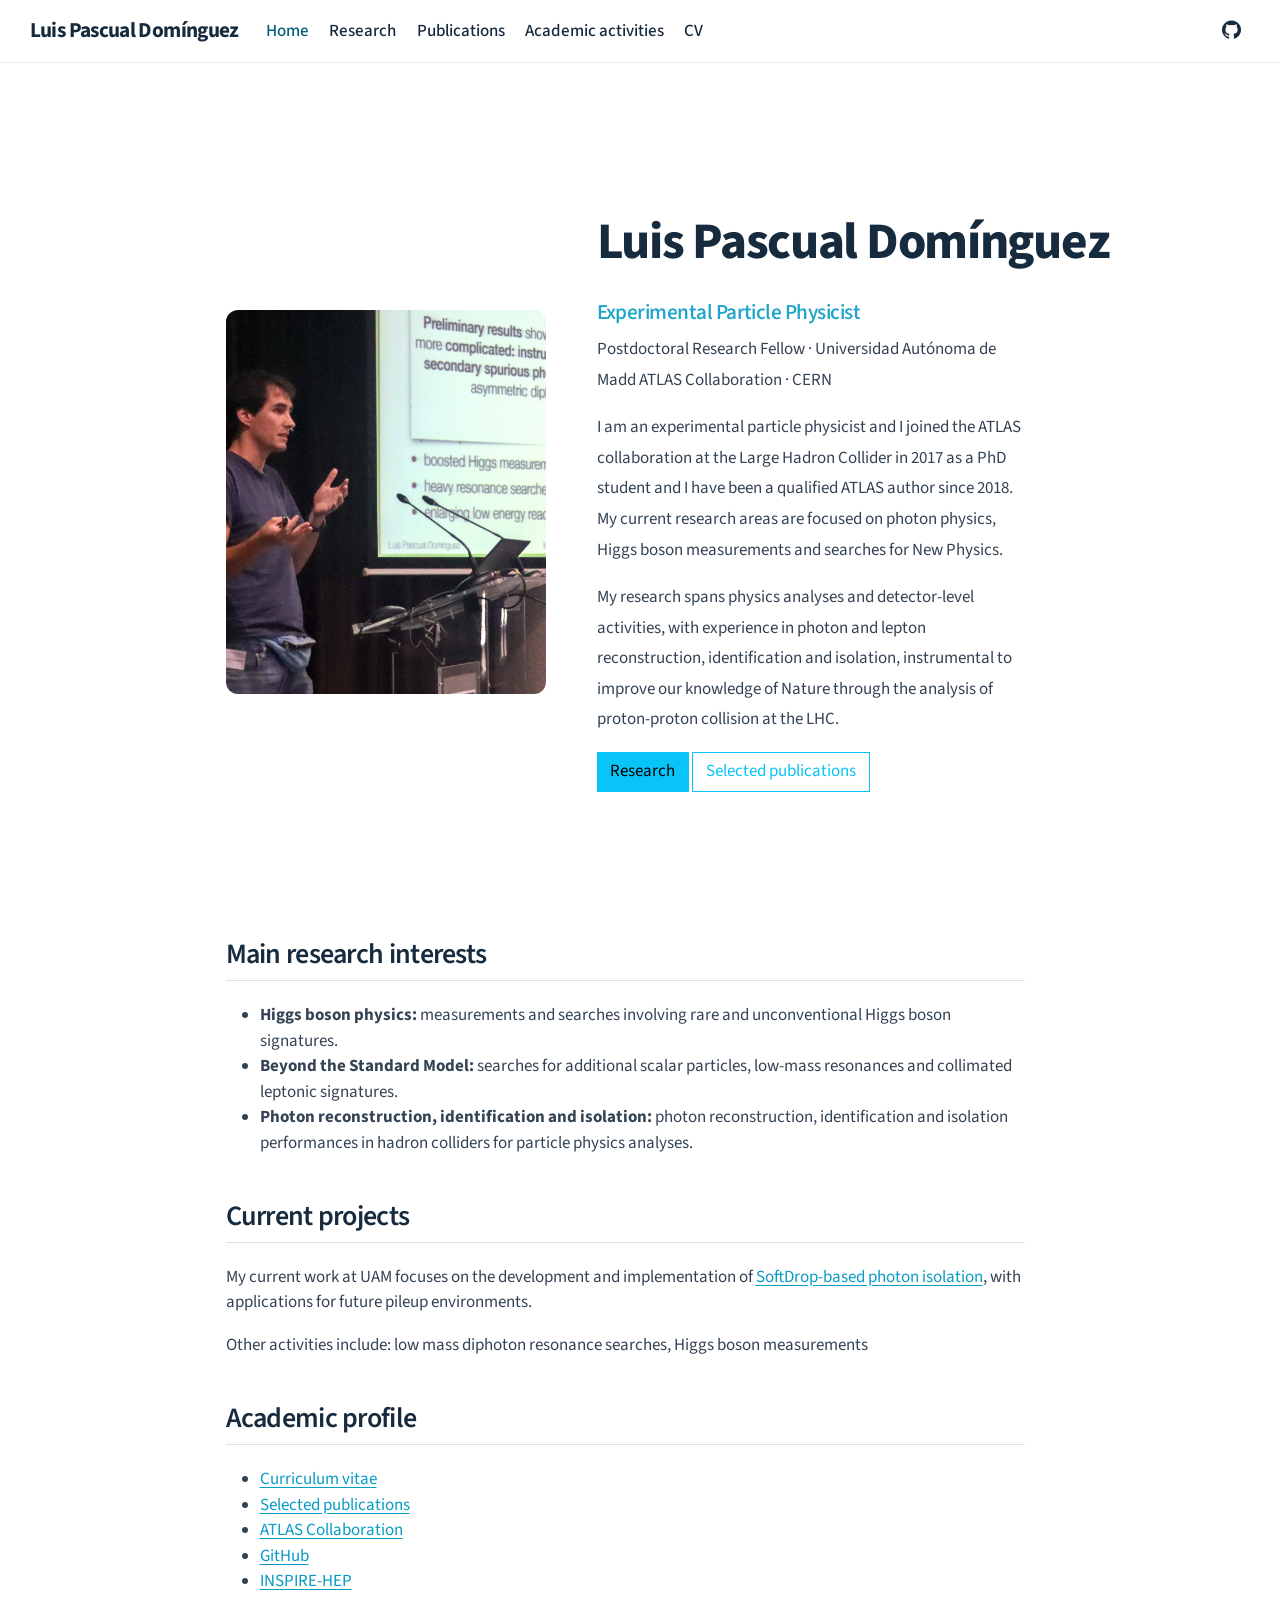
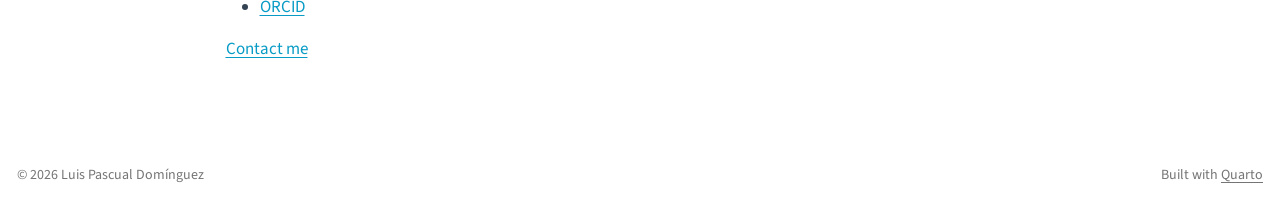
<file: index.html>
<!DOCTYPE html>
<html xmlns="http://www.w3.org/1999/xhtml" lang="en" xml:lang="en"><head>

<meta charset="utf-8">
<meta name="generator" content="quarto-1.11.9">

<meta name="viewport" content="width=device-width, initial-scale=1.0, user-scalable=yes">


<title>Luis Pascual Domínguez</title>
<style>
/* Default styles provided by pandoc.
** See https://pandoc.org/MANUAL.html#variables-for-html for config info.
*/
span.smallcaps{font-variant: small-caps;}
div.columns{display: flex; gap: 1.5em;}
div.column{flex: auto;}
@media screen {
div.columns{gap: min(4vw, 1.5em);}
div.column{overflow-x: auto;}
}
div.hanging-indent{margin-left: 1.5em; text-indent: -1.5em;}
ul.task-list{list-style: none;}
ul.task-list li input[type="checkbox"] {
  width: 0.8em;
  margin: 0 0.8em 0.2em -1em; /* quarto-specific, see https://github.com/quarto-dev/quarto-cli/issues/4556 */ 
  vertical-align: middle;
}
</style>


<script src="site_libs/quarto-nav/quarto-nav.js"></script>
<script src="site_libs/quarto-nav/headroom.min.js"></script>
<script src="site_libs/clipboard/clipboard.min.js"></script>
<script src="site_libs/quarto-html/quarto.js" type="module"></script>
<script src="site_libs/quarto-html/tabsets/tabsets.js" type="module"></script>
<script src="site_libs/quarto-html/scrollable-regions/scrollable-regions.js" type="module"></script>
<script src="site_libs/quarto-html/popper.min.js"></script>
<script src="site_libs/quarto-html/tippy.umd.min.js"></script>
<script src="site_libs/quarto-html/anchor.min.js"></script>
<link href="site_libs/quarto-html/tippy.css" rel="stylesheet">
<link href="site_libs/quarto-html/quarto-syntax-highlighting-63b5708e65d6cd79cd7618c58d0c21e7.css" rel="stylesheet" id="quarto-text-highlighting-styles">
<script src="site_libs/bootstrap/bootstrap.min.js"></script>
<link href="site_libs/bootstrap/bootstrap-icons.css" rel="stylesheet">
<link href="site_libs/bootstrap/bootstrap-a7c79a20d50cc9515a5c4ecca30f04c9.min.css" rel="stylesheet" append-hash="true" id="quarto-bootstrap" data-mode="light">
<script id="quarto-search-options" type="application/json">{
  "language": {
    "search-no-results-text": "No results",
    "search-matching-documents-text": "matching documents",
    "search-copy-link-title": "Copy link to search",
    "search-hide-matches-text": "Hide additional matches",
    "search-more-match-text": "more match in this document",
    "search-more-matches-text": "more matches in this document",
    "search-clear-button-title": "Clear",
    "search-text-placeholder": "",
    "search-detached-cancel-button-title": "Cancel",
    "search-submit-button-title": "Submit",
    "search-label": "Search"
  }
}</script>
<style>html{ scroll-behavior: smooth; }</style>


</head>

<body class="nav-fixed fullcontent quarto-light"><a id="quarto-skip-link" class="visually-hidden-focusable" href="#quarto-document-content">Skip to main content</a>

<div id="quarto-search-results"></div>
  <header id="quarto-header" class="headroom fixed-top">
    <nav class="navbar navbar-expand-lg " data-bs-theme="dark" aria-label="Site">
      <div class="navbar-container container-fluid">
      <div class="navbar-brand-container mx-auto">
    <a class="navbar-brand" href="./index.html">
    <span class="navbar-title">Luis Pascual Domínguez</span>
    </a>
  </div>
          <button class="navbar-toggler" type="button" data-bs-toggle="collapse" data-bs-target="#navbarCollapse" aria-controls="navbarCollapse" aria-expanded="false" aria-label="Toggle navigation" onclick="if (window.quartoToggleHeadroom) { window.quartoToggleHeadroom(); }">
  <span class="navbar-toggler-icon"></span>
</button>
          <div class="collapse navbar-collapse" id="navbarCollapse">
            <ul class="navbar-nav navbar-nav-scroll me-auto">
  <li class="nav-item">
    <a class="nav-link active" href="./index.html" aria-current="page"> 
<span class="menu-text">Home</span></a>
  </li>  
  <li class="nav-item">
    <a class="nav-link" href="./research.html"> 
<span class="menu-text">Research</span></a>
  </li>  
  <li class="nav-item">
    <a class="nav-link" href="./publications.html"> 
<span class="menu-text">Publications</span></a>
  </li>  
  <li class="nav-item">
    <a class="nav-link" href="./activities.html"> 
<span class="menu-text">Academic activities</span></a>
  </li>  
  <li class="nav-item">
    <a class="nav-link" href="./cv.html"> 
<span class="menu-text">CV</span></a>
  </li>  
</ul>
            <ul class="navbar-nav navbar-nav-scroll ms-auto">
  <li class="nav-item compact">
    <a class="nav-link" href="https://github.com/luipascu"> <i class="bi bi-github" role="img">
</i> 
<span class="menu-text"></span></a>
  </li>  
</ul>
          </div> <!-- /navcollapse -->
            <div class="quarto-navbar-tools">
</div>
      </div> <!-- /container-fluid -->
    </nav>
</header>
<!-- content -->
<div id="quarto-content" class="quarto-container page-columns page-rows-contents page-layout-article page-navbar">
<!-- sidebar -->
<!-- margin-sidebar -->
    
<!-- main -->
<main class="content" id="quarto-document-content" tabindex="-1"><header id="title-block-header" class="quarto-title-block"></header>




<div class="hero-section">
<div class="hero-image">
<p><img src="images/profile.jpg" class="profile-photo img-fluid"></p>
</div>
<section id="luis-pascual-domínguez" class="level1 hero-text">
<h1>Luis Pascual Domínguez</h1>
<section id="experimental-particle-physicist" class="level3">
<h3 class="anchored" data-anchor-id="experimental-particle-physicist">Experimental Particle Physicist</h3>
<p>Postdoctoral Research Fellow · Universidad Autónoma de Madd ATLAS Collaboration · CERN</p>
<p>I am an experimental particle physicist and I joined the ATLAS collaboration at the Large Hadron Collider in 2017 as a PhD student and I have been a qualified ATLAS author since 2018. My current research areas are focused on photon physics, Higgs boson measurements and searches for New Physics.</p>
<p>My research spans physics analyses and detector-level activities, with experience in photon and lepton reconstruction, identification and isolation, instrumental to improve our knowledge of Nature through the analysis of proton-proton collision at the LHC.</p>
<p><a href="./research.html" class="btn btn-primary">Research</a> <a href="./publications.html" class="btn btn-outline-primary">Selected publications</a></p>
</section>
</section>
</div>
<section id="main-research-interests" class="level2">
<h2 class="anchored" data-anchor-id="main-research-interests">Main research interests</h2>
<ul>
<li><strong>Higgs boson physics:</strong> measurements and searches involving rare and unconventional Higgs boson signatures.</li>
<li><strong>Beyond the Standard Model:</strong> searches for additional scalar particles, low-mass resonances and collimated leptonic signatures.</li>
<li><strong>Photon reconstruction, identification and isolation:</strong> photon reconstruction, identification and isolation performances in hadron colliders for particle physics analyses.</li>
</ul>
</section>
<section id="current-projects" class="level2">
<h2 class="anchored" data-anchor-id="current-projects">Current projects</h2>
<p>My current work at UAM focuses on the development and implementation of <a href="https://arxiv.org/abs/1805.11622">SoftDrop-based photon isolation</a>, with applications for future pileup environments.</p>
<p>Other activities include: low mass diphoton resonance searches, Higgs boson measurements</p>
</section>
<section id="academic-profile" class="level2">
<h2 class="anchored" data-anchor-id="academic-profile">Academic profile</h2>
<ul>
<li><a href="./cv.html">Curriculum vitae</a></li>
<li><a href="./publications.html">Selected publications</a></li>
<li><a href="https://atlas.cern/">ATLAS Collaboration</a></li>
<li><a href="https://github.com/luipascu">GitHub</a></li>
<li><a href="https://inspirehep.net/authors/1624627">INSPIRE-HEP</a></li>
<li><a href="https://orcid.org/0000-0003-4701-9481">ORCID</a></li>
</ul>
<p><a href="mailto:luis.pascual@cern.ch">Contact me</a></p>


</section>

</main> <!-- /main -->
<script id="quarto-html-after-body" type="application/javascript">
  window.document.addEventListener("DOMContentLoaded", function (event) {
    const icon = "";
    const anchorJS = new window.AnchorJS();
    anchorJS.options = {
      placement: 'right',
      icon: icon
    };
    anchorJS.add('.anchored');
    const isCodeAnnotation = (el) => {
      for (const clz of el.classList) {
        if (clz.startsWith('code-annotation-')) {                     
          return true;
        }
      }
      return false;
    }
    const onCopySuccess = function(e) {
      // button target
      const button = e.trigger;
      // don't keep focus
      button.blur();
      // flash "checked"
      button.classList.add('code-copy-button-checked');
      var currentTitle = button.getAttribute("title");
      button.setAttribute("title", "Copied!");
      let tooltip;
      if (window.bootstrap) {
        button.setAttribute("data-bs-toggle", "tooltip");
        button.setAttribute("data-bs-placement", "left");
        button.setAttribute("data-bs-title", "Copied!");
        tooltip = new bootstrap.Tooltip(button, 
          { trigger: "manual", 
            customClass: "code-copy-button-tooltip",
            offset: [0, -8]});
        tooltip.show();    
      }
      setTimeout(function() {
        if (tooltip) {
          tooltip.hide();
          button.removeAttribute("data-bs-title");
          button.removeAttribute("data-bs-toggle");
          button.removeAttribute("data-bs-placement");
        }
        button.setAttribute("title", currentTitle);
        button.classList.remove('code-copy-button-checked');
      }, 1000);
      // clear code selection
      e.clearSelection();
    }
    const getTextToCopy = function(trigger) {
      const outerScaffold = trigger.parentElement.cloneNode(true);
      const codeEl = outerScaffold.querySelector('code');
      for (const childEl of codeEl.children) {
        if (isCodeAnnotation(childEl)) {
          childEl.remove();
        }
      }
      return codeEl.innerText;
    }
    const clipboard = new window.ClipboardJS('.code-copy-button:not([data-in-quarto-modal])', {
      text: getTextToCopy
    });
    clipboard.on('success', onCopySuccess);
    if (window.document.getElementById('quarto-embedded-source-code-modal')) {
      const clipboardModal = new window.ClipboardJS('.code-copy-button[data-in-quarto-modal]', {
        text: getTextToCopy,
        container: window.document.getElementById('quarto-embedded-source-code-modal')
      });
      clipboardModal.on('success', onCopySuccess);
    }
      var localhostRegex = new RegExp(/^(?:http|https):\/\/localhost\:?[0-9]*\//);
      var mailtoRegex = new RegExp(/^mailto:/);
        var filterRegex = new RegExp("https:\/\/luipascu\.github\.io\/");
      const newWindowLabel = "(opens in a new tab)";
      const newWindowNoteId = "quarto-ext-newwindow-label";
      // Links reference one hidden label through aria-describedby, so the
      // announcement never changes their accessible name.
      var describeNewWindow = (link) => {
        if (!window.document.getElementById(newWindowNoteId)) {
          var newWindowNote = window.document.createElement("span");
          newWindowNote.id = newWindowNoteId;
          newWindowNote.hidden = true;
          newWindowNote.textContent = newWindowLabel;
          window.document.body.appendChild(newWindowNote);
        }
        var describedBy = (link.getAttribute("aria-describedby") || "").split(/\s+/).filter(Boolean);
        if (!describedBy.includes(newWindowNoteId)) {
          describedBy.push(newWindowNoteId);
          link.setAttribute("aria-describedby", describedBy.join(" "));
        }
      }
      var isInternal = (href) => {
          return filterRegex.test(href) || localhostRegex.test(href) || mailtoRegex.test(href);
      }
      // Inspect non-navigation links and adorn them if external
      window.quartoDecorateExternalLinks = function (root) {
     var links = (root || window.document).querySelectorAll('a[href]:not(.nav-link):not(.navbar-brand):not(.toc-action):not(.sidebar-link):not(.sidebar-item-toggle):not(.pagination-link):not(.no-external):not([aria-hidden]):not(.dropdown-item):not(.quarto-navigation-tool):not(.about-link)');
      for (var i=0; i<links.length; i++) {
        const link = links[i];
        if (!isInternal(link.href)) {
          // undo the damage that might have been done by quarto-nav.js in the case of
          // links that we want to consider external
          if (link.dataset.originalHref !== undefined) {
            link.href = link.dataset.originalHref;
          }
            // target, if specified
            link.setAttribute("target", "_blank");
            if (link.getAttribute("rel") === null) {
              link.setAttribute("rel", "noopener");
            }
            describeNewWindow(link);
          if (!link.classList.contains('no-external-icon')) {
          }
        }
      }
      };
      window.quartoDecorateExternalLinks(window.document);
    // Esc closes the popup (WCAG 1.4.13) and focus leaving both trigger and
    // popup closes it (WCAG 2.4.11); tippy handles neither for interactive popups.
    const hideOnEscAndFocusOut = {
      name: 'hideOnEscAndFocusOut',
      defaultValue: true,
      fn(instance) {
        const dismiss = () => {
          // A show scheduled by the trigger delay would otherwise reopen it
          instance.clearDelayTimeouts();
          instance.hide();
        };
        const onKeyDown = (event) => {
          if (event.key !== 'Escape') {
            return;
          }
          // Keep Esc from also reaching page handlers (e.g. reveal.js overview),
          // except an open reveal.js slide menu, which Esc should close too.
          // The menu handles keys only when its keyboard option is on.
          const menuHandlesEsc = window.Reveal?.getPlugin?.('menu')?.isOpen() &&
            window.Reveal.getConfig().menu?.keyboard !== false;
          if (!menuHandlesEsc) {
            event.stopPropagation();
          }
          if (instance.popper.contains(window.document.activeElement)) {
            // Disabled while refocusing so the focus trigger does not reopen it
            instance.disable();
            instance.reference.focus();
            instance.enable();
          }
          dismiss();
        };
        const onFocusOut = (event) => {
          const target = event.relatedTarget;
          if (target && !instance.reference.contains(target) &&
              !instance.popper.contains(target)) {
            dismiss();
          }
        };
        // On the trigger too: a click trigger (code-annotations: select) has no
        // blur handling. Attached for the instance's lifetime so leaving the
        // trigger also cancels a show still pending on the trigger delay.
        instance.reference.addEventListener('focusout', onFocusOut);
        return {
          onShow() {
            window.document.addEventListener('keydown', onKeyDown, true);
            instance.popper.addEventListener('focusout', onFocusOut);
          },
          onHide() {
            window.document.removeEventListener('keydown', onKeyDown, true);
            instance.popper.removeEventListener('focusout', onFocusOut);
          },
          onDestroy() {
            instance.reference.removeEventListener('focusout', onFocusOut);
          },
        };
      },
    };
    function tippyHover(el, contentFn, onTriggerFn, onUntriggerFn) {
      const config = {
        allowHTML: true,
        maxWidth: 500,
        delay: 100,
        arrow: false,
        appendTo: function(el) {
            return el.parentElement;
        },
        interactive: true,
        interactiveBorder: 10,
        theme: 'quarto',
        placement: 'bottom-start',
        plugins: [hideOnEscAndFocusOut],
      };
      if (contentFn) {
        config.content = contentFn;
      }
      if (onTriggerFn) {
        config.onTrigger = onTriggerFn;
      }
      if (onUntriggerFn) {
        config.onUntrigger = onUntriggerFn;
      }
      window.tippy(el, config); 
    }
    const noterefs = window.document.querySelectorAll('a[role="doc-noteref"]');
    for (var i=0; i<noterefs.length; i++) {
      const ref = noterefs[i];
      tippyHover(ref, function() {
        // use id or data attribute instead here
        let href = ref.getAttribute('data-footnote-href') || ref.getAttribute('href');
        try { href = new URL(href).hash; } catch {}
        const id = href.replace(/^#\/?/, "");
        const note = window.document.getElementById(id);
        if (note) {
          return note.innerHTML;
        } else {
          return "";
        }
      });
    }
    const xrefs = window.document.querySelectorAll('a.quarto-xref');
    const processXRef = (id, note) => {
      // Strip column container classes
      const stripColumnClz = (el) => {
        el.classList.remove("page-full", "page-columns");
        if (el.children) {
          for (const child of el.children) {
            stripColumnClz(child);
          }
        }
      }
      stripColumnClz(note)
      if (id === null || id.startsWith('sec-')) {
        // Special case sections, only their first couple elements
        const container = document.createElement("div");
        if (note.children && note.children.length > 2) {
          container.appendChild(note.children[0].cloneNode(true));
          for (let i = 1; i < note.children.length; i++) {
            const child = note.children[i];
            if (child.tagName === "P" && child.innerText === "") {
              continue;
            } else {
              container.appendChild(child.cloneNode(true));
              break;
            }
          }
          if (window.Quarto?.typesetMath) {
            window.Quarto.typesetMath(container);
          }
          return container.innerHTML
        } else {
          if (window.Quarto?.typesetMath) {
            window.Quarto.typesetMath(note);
          }
          return note.innerHTML;
        }
      } else {
        // Remove any anchor links if they are present
        const anchorLink = note.querySelector('a.anchorjs-link');
        if (anchorLink) {
          anchorLink.remove();
        }
        if (window.Quarto?.typesetMath) {
          window.Quarto.typesetMath(note);
        }
        if (note.classList.contains("callout")) {
          return note.outerHTML;
        } else {
          return note.innerHTML;
        }
      }
    }
    for (var i=0; i<xrefs.length; i++) {
      const xref = xrefs[i];
      tippyHover(xref, undefined, function(instance) {
        instance.disable();
        let url = xref.getAttribute('href');
        let hash = undefined; 
        if (url.startsWith('#')) {
          hash = url;
        } else {
          try { hash = new URL(url).hash; } catch {}
        }
        if (hash) {
          const id = hash.replace(/^#\/?/, "");
          const note = window.document.getElementById(id);
          if (note !== null) {
            try {
              const html = processXRef(id, note.cloneNode(true));
              instance.setContent(html);
            } finally {
              instance.enable();
              instance.show();
            }
          } else {
            // See if we can fetch this
            fetch(url.split('#')[0])
            .then(res => res.text())
            .then(html => {
              const parser = new DOMParser();
              const htmlDoc = parser.parseFromString(html, "text/html");
              const note = htmlDoc.getElementById(id);
              if (note !== null) {
                const html = processXRef(id, note);
                instance.setContent(html);
              } 
            }).finally(() => {
              instance.enable();
              instance.show();
            });
          }
        } else {
          // See if we can fetch a full url (with no hash to target)
          // This is a special case and we should probably do some content thinning / targeting
          fetch(url)
          .then(res => res.text())
          .then(html => {
            const parser = new DOMParser();
            const htmlDoc = parser.parseFromString(html, "text/html");
            const note = htmlDoc.querySelector('main.content');
            if (note !== null) {
              // This should only happen for chapter cross references
              // (since there is no id in the URL)
              // remove the first header
              if (note.children.length > 0 && note.children[0].tagName === "HEADER") {
                note.children[0].remove();
              }
              const html = processXRef(null, note);
              instance.setContent(html);
            } 
          }).finally(() => {
            instance.enable();
            instance.show();
          });
        }
      }, function(instance) {
      });
    }
        let selectedAnnoteEl;
        const selectorForAnnotation = ( cell, annotation) => {
          let cellAttr = 'data-code-cell="' + cell + '"';
          let lineAttr = 'data-code-annotation="' +  annotation + '"';
          const selector = 'span[' + cellAttr + '][' + lineAttr + ']';
          return selector;
        }
        const selectCodeLines = (annoteEl) => {
          const doc = window.document;
          const targetCell = annoteEl.getAttribute("data-target-cell");
          const targetAnnotation = annoteEl.getAttribute("data-target-annotation");
          const annoteSpan = window.document.querySelector(selectorForAnnotation(targetCell, targetAnnotation));
          const lines = annoteSpan.getAttribute("data-code-lines").split(",");
          const lineIds = lines.map((line) => {
            return targetCell + "-" + line;
          })
          // Each band is positioned against its own containing block, which is
          // not the offsetParent of the lines, so place it from client rects.
          const placeBand = (band, firstEl, lastEl, codeBlock) => {
            const container = band.offsetParent;
            if (container === null) {
              return;
            }
            const containerRect = container.getBoundingClientRect();
            // Reveal.js scales slides with a transform, so convert client
            // pixels back to the CSS pixels of the container.
            const scale = containerRect.height / container.offsetHeight || 1;
            const firstRect = firstEl.getBoundingClientRect();
            const lastRect = lastEl.getBoundingClientRect();
            const top = (firstRect.top - containerRect.top) / scale - container.clientTop + container.scrollTop;
            const height = (lastRect.bottom - firstRect.top) / scale;
            band.style.top = top - 2 + "px";
            band.style.height = height + 4 + "px";
            if (codeBlock) {
              // Without the copy button wrapper, the containing block is wider
              // than the code block, so span the code block explicitly.
              const blockRect = codeBlock.getBoundingClientRect();
              band.style.left = (blockRect.left - containerRect.left) / scale - container.clientLeft + container.scrollLeft + "px";
              band.style.width = blockRect.width / scale + "px";
            }
          };
          if (lineIds.length > 0) {
            const el = window.document.getElementById(lineIds[0]);
            const lastEl = window.document.getElementById(lineIds[lineIds.length - 1]);
            const parent = el.parentElement.parentElement;
            // cook up a div (if necessary) and position it
            let div = window.document.getElementById("code-annotation-line-highlight");
            if (div === null) {
              div = window.document.createElement("div");
              div.setAttribute("id", "code-annotation-line-highlight");
              div.style.position = 'absolute';
              parent.appendChild(div);
            }
            placeBand(div, el, lastEl, parent.closest("div.sourceCode") || parent);
            let gutterDiv = window.document.getElementById("code-annotation-line-highlight-gutter");
            if (gutterDiv === null) {
              gutterDiv = window.document.createElement("div");
              gutterDiv.setAttribute("id", "code-annotation-line-highlight-gutter");
              gutterDiv.style.position = 'absolute';
              const codeCell = window.document.getElementById(targetCell);
              const gutter = codeCell.querySelector('.code-annotation-gutter');
              gutter.appendChild(gutterDiv);
            }
            placeBand(gutterDiv, el, lastEl);
            selectedAnnoteEl = annoteEl;
          }
        };
        const unselectCodeLines = () => {
          const elementsIds = ["code-annotation-line-highlight", "code-annotation-line-highlight-gutter"];
          elementsIds.forEach((elId) => {
            const div = window.document.getElementById(elId);
            if (div) {
              div.remove();
            }
          });
          selectedAnnoteEl = undefined;
        };
          // Handle positioning of the toggle
      window.addEventListener(
        "resize",
        throttle(() => {
          elRect = undefined;
          if (selectedAnnoteEl) {
            selectCodeLines(selectedAnnoteEl);
          }
        }, 10)
      );
      function throttle(fn, ms) {
      let throttle = false;
      let timer;
        return (...args) => {
          if(!throttle) { // first call gets through
              fn.apply(this, args);
              throttle = true;
          } else { // all the others get throttled
              if(timer) clearTimeout(timer); // cancel #2
              timer = setTimeout(() => {
                fn.apply(this, args);
                timer = throttle = false;
              }, ms);
          }
        };
      }
        // Attach click handler to the DT
        const annoteDls = window.document.querySelectorAll('dt[data-target-cell]');
        for (const annoteDlNode of annoteDls) {
          annoteDlNode.addEventListener('click', (event) => {
            const clickedEl = event.target;
            if (clickedEl !== selectedAnnoteEl) {
              unselectCodeLines();
              const activeEl = window.document.querySelector('dt[data-target-cell].code-annotation-active');
              if (activeEl) {
                activeEl.classList.remove('code-annotation-active');
              }
              selectCodeLines(clickedEl);
              clickedEl.classList.add('code-annotation-active');
            } else {
              // Unselect the line
              unselectCodeLines();
              clickedEl.classList.remove('code-annotation-active');
            }
          });
        }
    const findCites = (el) => {
      const parentEl = el.parentElement;
      if (parentEl) {
        const cites = parentEl.dataset.cites;
        if (cites) {
          return {
            el,
            cites: cites.split(' ')
          };
        } else {
          return findCites(el.parentElement)
        }
      } else {
        return undefined;
      }
    };
    var bibliorefs = window.document.querySelectorAll('a[role="doc-biblioref"]');
    for (var i=0; i<bibliorefs.length; i++) {
      const ref = bibliorefs[i];
      const citeInfo = findCites(ref);
      if (citeInfo) {
        tippyHover(citeInfo.el, function() {
          var popup = window.document.createElement('div');
          citeInfo.cites.forEach(function(cite) {
            var citeDiv = window.document.createElement('div');
            citeDiv.classList.add('hanging-indent');
            citeDiv.classList.add('csl-entry');
            var biblioDiv = window.document.getElementById('ref-' + cite);
            if (biblioDiv) {
              citeDiv.innerHTML = biblioDiv.innerHTML;
            }
            popup.appendChild(citeDiv);
          });
          return popup.innerHTML;
        });
      }
    }
  });
  </script>
  <script type="application/javascript">
  window.quartoScrollableRegionsLabels = {"code":"Scrollable code","output":"Scrollable output"};
  </script>
</div> <!-- /content -->
<footer class="footer">
  <div class="nav-footer">
    <div class="nav-footer-left">
<p>© 2026 Luis Pascual Domínguez</p>
</div>   
    <div class="nav-footer-center">
      &nbsp;
    </div>
    <div class="nav-footer-right">
<p>Built with <a href="https://quarto.org/">Quarto</a></p>
</div>
  </div>
</footer>




<script src="site_libs/quarto-html/zenscroll-min.js"></script>
</body></html>
</file>
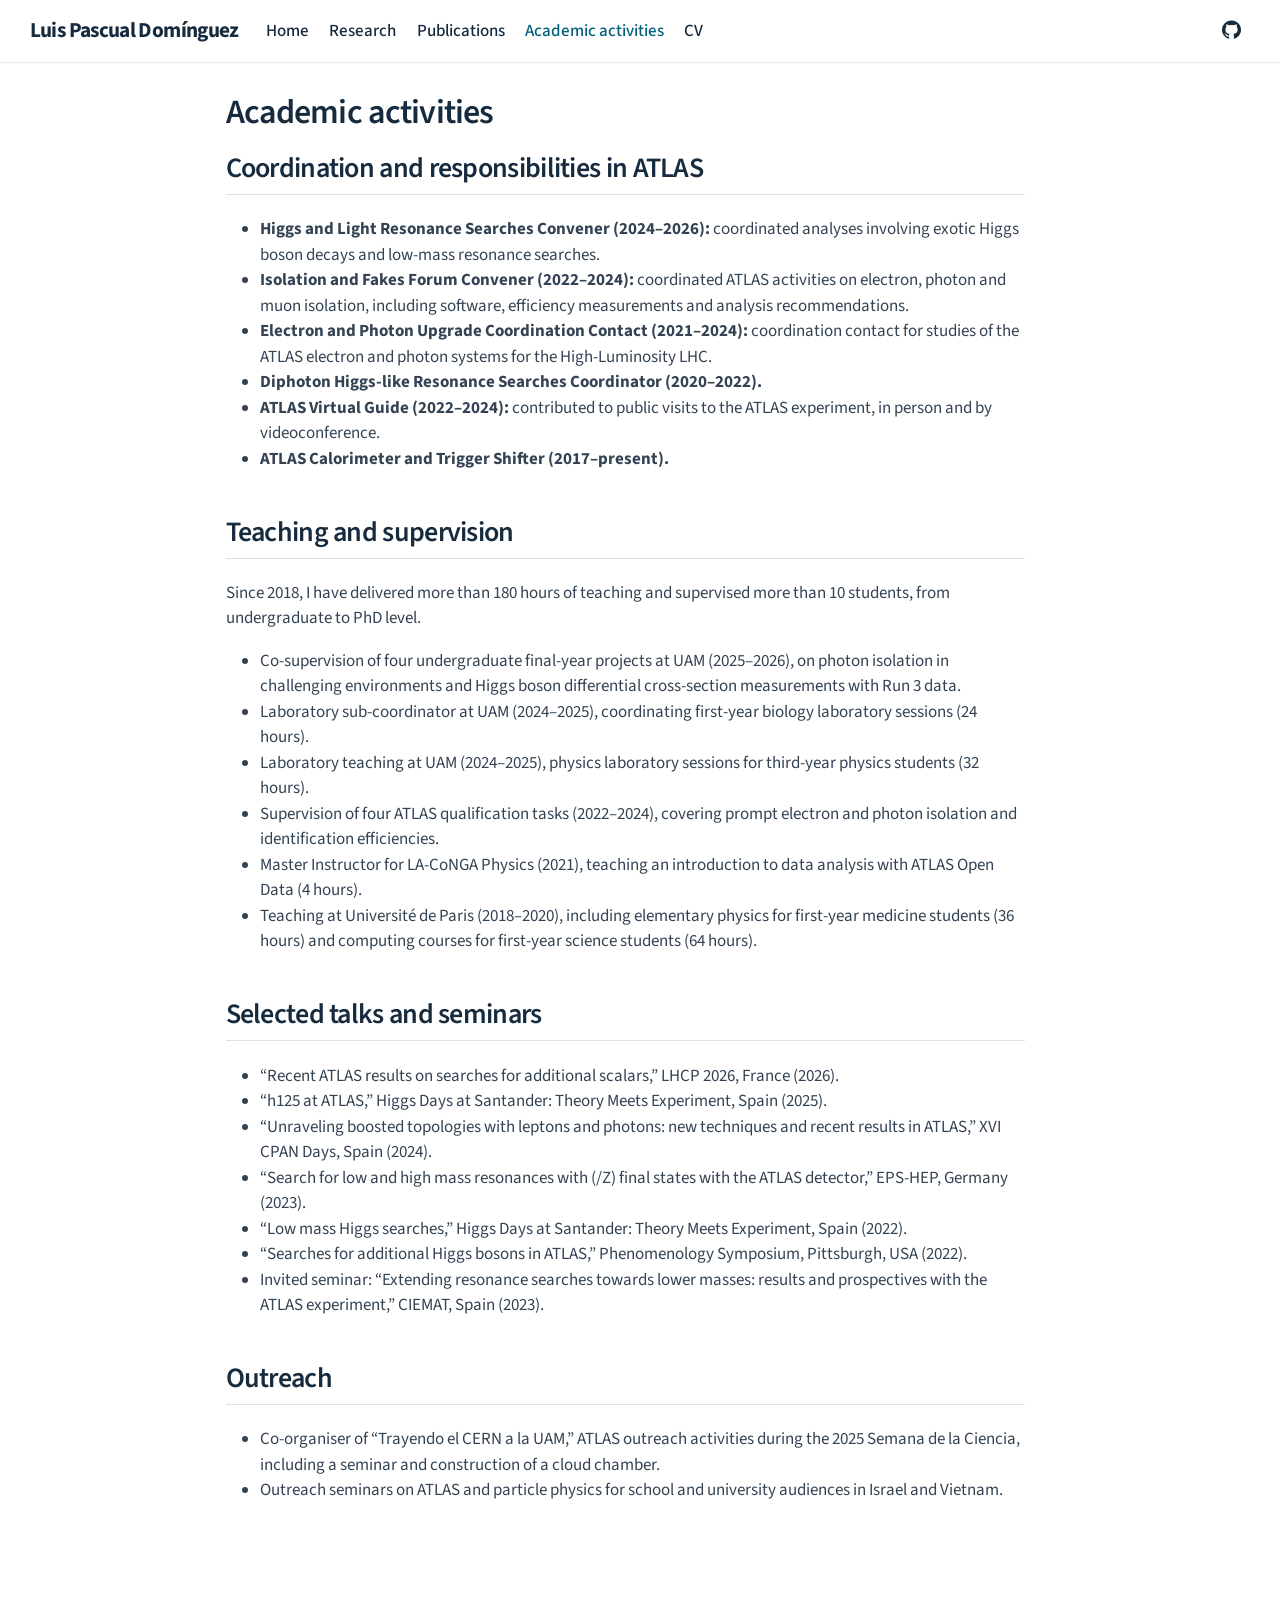
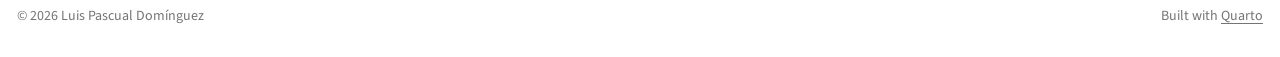
<file: activities.html>
<!DOCTYPE html>
<html xmlns="http://www.w3.org/1999/xhtml" lang="en" xml:lang="en"><head>

<meta charset="utf-8">
<meta name="generator" content="quarto-1.11.9">

<meta name="viewport" content="width=device-width, initial-scale=1.0, user-scalable=yes">


<title>Academic activities – Luis Pascual Domínguez</title>
<style>
/* Default styles provided by pandoc.
** See https://pandoc.org/MANUAL.html#variables-for-html for config info.
*/
span.smallcaps{font-variant: small-caps;}
div.columns{display: flex; gap: 1.5em;}
div.column{flex: auto;}
@media screen {
div.columns{gap: min(4vw, 1.5em);}
div.column{overflow-x: auto;}
}
div.hanging-indent{margin-left: 1.5em; text-indent: -1.5em;}
ul.task-list{list-style: none;}
ul.task-list li input[type="checkbox"] {
  width: 0.8em;
  margin: 0 0.8em 0.2em -1em; /* quarto-specific, see https://github.com/quarto-dev/quarto-cli/issues/4556 */ 
  vertical-align: middle;
}
</style>


<script src="site_libs/quarto-nav/quarto-nav.js"></script>
<script src="site_libs/quarto-nav/headroom.min.js"></script>
<script src="site_libs/clipboard/clipboard.min.js"></script>
<script src="site_libs/quarto-html/quarto.js" type="module"></script>
<script src="site_libs/quarto-html/tabsets/tabsets.js" type="module"></script>
<script src="site_libs/quarto-html/scrollable-regions/scrollable-regions.js" type="module"></script>
<script src="site_libs/quarto-html/popper.min.js"></script>
<script src="site_libs/quarto-html/tippy.umd.min.js"></script>
<script src="site_libs/quarto-html/anchor.min.js"></script>
<link href="site_libs/quarto-html/tippy.css" rel="stylesheet">
<link href="site_libs/quarto-html/quarto-syntax-highlighting-63b5708e65d6cd79cd7618c58d0c21e7.css" rel="stylesheet" id="quarto-text-highlighting-styles">
<script src="site_libs/bootstrap/bootstrap.min.js"></script>
<link href="site_libs/bootstrap/bootstrap-icons.css" rel="stylesheet">
<link href="site_libs/bootstrap/bootstrap-a7c79a20d50cc9515a5c4ecca30f04c9.min.css" rel="stylesheet" append-hash="true" id="quarto-bootstrap" data-mode="light">
<script id="quarto-search-options" type="application/json">{
  "language": {
    "search-no-results-text": "No results",
    "search-matching-documents-text": "matching documents",
    "search-copy-link-title": "Copy link to search",
    "search-hide-matches-text": "Hide additional matches",
    "search-more-match-text": "more match in this document",
    "search-more-matches-text": "more matches in this document",
    "search-clear-button-title": "Clear",
    "search-text-placeholder": "",
    "search-detached-cancel-button-title": "Cancel",
    "search-submit-button-title": "Submit",
    "search-label": "Search"
  }
}</script>
<style>html{ scroll-behavior: smooth; }</style>


</head>

<body class="nav-fixed fullcontent quarto-light"><a id="quarto-skip-link" class="visually-hidden-focusable" href="#quarto-document-content">Skip to main content</a>

<div id="quarto-search-results"></div>
  <header id="quarto-header" class="headroom fixed-top">
    <nav class="navbar navbar-expand-lg " data-bs-theme="dark" aria-label="Site">
      <div class="navbar-container container-fluid">
      <div class="navbar-brand-container mx-auto">
    <a class="navbar-brand" href="./index.html">
    <span class="navbar-title">Luis Pascual Domínguez</span>
    </a>
  </div>
          <button class="navbar-toggler" type="button" data-bs-toggle="collapse" data-bs-target="#navbarCollapse" aria-controls="navbarCollapse" aria-expanded="false" aria-label="Toggle navigation" onclick="if (window.quartoToggleHeadroom) { window.quartoToggleHeadroom(); }">
  <span class="navbar-toggler-icon"></span>
</button>
          <div class="collapse navbar-collapse" id="navbarCollapse">
            <ul class="navbar-nav navbar-nav-scroll me-auto">
  <li class="nav-item">
    <a class="nav-link" href="./index.html"> 
<span class="menu-text">Home</span></a>
  </li>  
  <li class="nav-item">
    <a class="nav-link" href="./research.html"> 
<span class="menu-text">Research</span></a>
  </li>  
  <li class="nav-item">
    <a class="nav-link" href="./publications.html"> 
<span class="menu-text">Publications</span></a>
  </li>  
  <li class="nav-item">
    <a class="nav-link active" href="./activities.html" aria-current="page"> 
<span class="menu-text">Academic activities</span></a>
  </li>  
  <li class="nav-item">
    <a class="nav-link" href="./cv.html"> 
<span class="menu-text">CV</span></a>
  </li>  
</ul>
            <ul class="navbar-nav navbar-nav-scroll ms-auto">
  <li class="nav-item compact">
    <a class="nav-link" href="https://github.com/luipascu"> <i class="bi bi-github" role="img">
</i> 
<span class="menu-text"></span></a>
  </li>  
</ul>
          </div> <!-- /navcollapse -->
            <div class="quarto-navbar-tools">
</div>
      </div> <!-- /container-fluid -->
    </nav>
</header>
<!-- content -->
<div id="quarto-content" class="quarto-container page-columns page-rows-contents page-layout-article page-navbar">
<!-- sidebar -->
<!-- margin-sidebar -->
    
<!-- main -->
<main class="content" id="quarto-document-content" tabindex="-1">

<header id="title-block-header" class="quarto-title-block default">
<div class="quarto-title">
<h1 class="title">Academic activities</h1>
</div>



<div class="quarto-title-meta">

    
  
    
  </div>
  


</header>


<section id="coordination-and-responsibilities-in-atlas" class="level2">
<h2 class="anchored" data-anchor-id="coordination-and-responsibilities-in-atlas">Coordination and responsibilities in ATLAS</h2>
<ul>
<li><strong>Higgs and Light Resonance Searches Convener (2024–2026):</strong> coordinated analyses involving exotic Higgs boson decays and low-mass resonance searches.</li>
<li><strong>Isolation and Fakes Forum Convener (2022–2024):</strong> coordinated ATLAS activities on electron, photon and muon isolation, including software, efficiency measurements and analysis recommendations.</li>
<li><strong>Electron and Photon Upgrade Coordination Contact (2021–2024):</strong> coordination contact for studies of the ATLAS electron and photon systems for the High-Luminosity LHC.</li>
<li><strong>Diphoton Higgs-like Resonance Searches Coordinator (2020–2022).</strong></li>
<li><strong>ATLAS Virtual Guide (2022–2024):</strong> contributed to public visits to the ATLAS experiment, in person and by videoconference.</li>
<li><strong>ATLAS Calorimeter and Trigger Shifter (2017–present).</strong></li>
</ul>
</section>
<section id="teaching-and-supervision" class="level2">
<h2 class="anchored" data-anchor-id="teaching-and-supervision">Teaching and supervision</h2>
<p>Since 2018, I have delivered more than 180 hours of teaching and supervised more than 10 students, from undergraduate to PhD level.</p>
<ul>
<li>Co-supervision of four undergraduate final-year projects at UAM (2025–2026), on photon isolation in challenging environments and Higgs boson differential cross-section measurements with Run 3 data.</li>
<li>Laboratory sub-coordinator at UAM (2024–2025), coordinating first-year biology laboratory sessions (24 hours).</li>
<li>Laboratory teaching at UAM (2024–2025), physics laboratory sessions for third-year physics students (32 hours).</li>
<li>Supervision of four ATLAS qualification tasks (2022–2024), covering prompt electron and photon isolation and identification efficiencies.</li>
<li>Master Instructor for LA-CoNGA Physics (2021), teaching an introduction to data analysis with ATLAS Open Data (4 hours).</li>
<li>Teaching at Université de Paris (2018–2020), including elementary physics for first-year medicine students (36 hours) and computing courses for first-year science students (64 hours).</li>
</ul>
</section>
<section id="selected-talks-and-seminars" class="level2">
<h2 class="anchored" data-anchor-id="selected-talks-and-seminars">Selected talks and seminars</h2>
<ul>
<li>“Recent ATLAS results on searches for additional scalars,” LHCP 2026, France (2026).</li>
<li>“h125 at ATLAS,” Higgs Days at Santander: Theory Meets Experiment, Spain (2025).</li>
<li>“Unraveling boosted topologies with leptons and photons: new techniques and recent results in ATLAS,” XVI CPAN Days, Spain (2024).</li>
<li>“Search for low and high mass resonances with (/Z) final states with the ATLAS detector,” EPS-HEP, Germany (2023).</li>
<li>“Low mass Higgs searches,” Higgs Days at Santander: Theory Meets Experiment, Spain (2022).</li>
<li>“Searches for additional Higgs bosons in ATLAS,” Phenomenology Symposium, Pittsburgh, USA (2022).</li>
<li>Invited seminar: “Extending resonance searches towards lower masses: results and prospectives with the ATLAS experiment,” CIEMAT, Spain (2023).</li>
</ul>
</section>
<section id="outreach" class="level2">
<h2 class="anchored" data-anchor-id="outreach">Outreach</h2>
<ul>
<li>Co-organiser of “Trayendo el CERN a la UAM,” ATLAS outreach activities during the 2025 Semana de la Ciencia, including a seminar and construction of a cloud chamber.</li>
<li>Outreach seminars on ATLAS and particle physics for school and university audiences in Israel and Vietnam.</li>
</ul>


</section>

</main> <!-- /main -->
<script id="quarto-html-after-body" type="application/javascript">
  window.document.addEventListener("DOMContentLoaded", function (event) {
    const icon = "";
    const anchorJS = new window.AnchorJS();
    anchorJS.options = {
      placement: 'right',
      icon: icon
    };
    anchorJS.add('.anchored');
    const isCodeAnnotation = (el) => {
      for (const clz of el.classList) {
        if (clz.startsWith('code-annotation-')) {                     
          return true;
        }
      }
      return false;
    }
    const onCopySuccess = function(e) {
      // button target
      const button = e.trigger;
      // don't keep focus
      button.blur();
      // flash "checked"
      button.classList.add('code-copy-button-checked');
      var currentTitle = button.getAttribute("title");
      button.setAttribute("title", "Copied!");
      let tooltip;
      if (window.bootstrap) {
        button.setAttribute("data-bs-toggle", "tooltip");
        button.setAttribute("data-bs-placement", "left");
        button.setAttribute("data-bs-title", "Copied!");
        tooltip = new bootstrap.Tooltip(button, 
          { trigger: "manual", 
            customClass: "code-copy-button-tooltip",
            offset: [0, -8]});
        tooltip.show();    
      }
      setTimeout(function() {
        if (tooltip) {
          tooltip.hide();
          button.removeAttribute("data-bs-title");
          button.removeAttribute("data-bs-toggle");
          button.removeAttribute("data-bs-placement");
        }
        button.setAttribute("title", currentTitle);
        button.classList.remove('code-copy-button-checked');
      }, 1000);
      // clear code selection
      e.clearSelection();
    }
    const getTextToCopy = function(trigger) {
      const outerScaffold = trigger.parentElement.cloneNode(true);
      const codeEl = outerScaffold.querySelector('code');
      for (const childEl of codeEl.children) {
        if (isCodeAnnotation(childEl)) {
          childEl.remove();
        }
      }
      return codeEl.innerText;
    }
    const clipboard = new window.ClipboardJS('.code-copy-button:not([data-in-quarto-modal])', {
      text: getTextToCopy
    });
    clipboard.on('success', onCopySuccess);
    if (window.document.getElementById('quarto-embedded-source-code-modal')) {
      const clipboardModal = new window.ClipboardJS('.code-copy-button[data-in-quarto-modal]', {
        text: getTextToCopy,
        container: window.document.getElementById('quarto-embedded-source-code-modal')
      });
      clipboardModal.on('success', onCopySuccess);
    }
      var localhostRegex = new RegExp(/^(?:http|https):\/\/localhost\:?[0-9]*\//);
      var mailtoRegex = new RegExp(/^mailto:/);
        var filterRegex = new RegExp("https:\/\/luipascu\.github\.io\/");
      const newWindowLabel = "(opens in a new tab)";
      const newWindowNoteId = "quarto-ext-newwindow-label";
      // Links reference one hidden label through aria-describedby, so the
      // announcement never changes their accessible name.
      var describeNewWindow = (link) => {
        if (!window.document.getElementById(newWindowNoteId)) {
          var newWindowNote = window.document.createElement("span");
          newWindowNote.id = newWindowNoteId;
          newWindowNote.hidden = true;
          newWindowNote.textContent = newWindowLabel;
          window.document.body.appendChild(newWindowNote);
        }
        var describedBy = (link.getAttribute("aria-describedby") || "").split(/\s+/).filter(Boolean);
        if (!describedBy.includes(newWindowNoteId)) {
          describedBy.push(newWindowNoteId);
          link.setAttribute("aria-describedby", describedBy.join(" "));
        }
      }
      var isInternal = (href) => {
          return filterRegex.test(href) || localhostRegex.test(href) || mailtoRegex.test(href);
      }
      // Inspect non-navigation links and adorn them if external
      window.quartoDecorateExternalLinks = function (root) {
     var links = (root || window.document).querySelectorAll('a[href]:not(.nav-link):not(.navbar-brand):not(.toc-action):not(.sidebar-link):not(.sidebar-item-toggle):not(.pagination-link):not(.no-external):not([aria-hidden]):not(.dropdown-item):not(.quarto-navigation-tool):not(.about-link)');
      for (var i=0; i<links.length; i++) {
        const link = links[i];
        if (!isInternal(link.href)) {
          // undo the damage that might have been done by quarto-nav.js in the case of
          // links that we want to consider external
          if (link.dataset.originalHref !== undefined) {
            link.href = link.dataset.originalHref;
          }
            // target, if specified
            link.setAttribute("target", "_blank");
            if (link.getAttribute("rel") === null) {
              link.setAttribute("rel", "noopener");
            }
            describeNewWindow(link);
          if (!link.classList.contains('no-external-icon')) {
          }
        }
      }
      };
      window.quartoDecorateExternalLinks(window.document);
    // Esc closes the popup (WCAG 1.4.13) and focus leaving both trigger and
    // popup closes it (WCAG 2.4.11); tippy handles neither for interactive popups.
    const hideOnEscAndFocusOut = {
      name: 'hideOnEscAndFocusOut',
      defaultValue: true,
      fn(instance) {
        const dismiss = () => {
          // A show scheduled by the trigger delay would otherwise reopen it
          instance.clearDelayTimeouts();
          instance.hide();
        };
        const onKeyDown = (event) => {
          if (event.key !== 'Escape') {
            return;
          }
          // Keep Esc from also reaching page handlers (e.g. reveal.js overview),
          // except an open reveal.js slide menu, which Esc should close too.
          // The menu handles keys only when its keyboard option is on.
          const menuHandlesEsc = window.Reveal?.getPlugin?.('menu')?.isOpen() &&
            window.Reveal.getConfig().menu?.keyboard !== false;
          if (!menuHandlesEsc) {
            event.stopPropagation();
          }
          if (instance.popper.contains(window.document.activeElement)) {
            // Disabled while refocusing so the focus trigger does not reopen it
            instance.disable();
            instance.reference.focus();
            instance.enable();
          }
          dismiss();
        };
        const onFocusOut = (event) => {
          const target = event.relatedTarget;
          if (target && !instance.reference.contains(target) &&
              !instance.popper.contains(target)) {
            dismiss();
          }
        };
        // On the trigger too: a click trigger (code-annotations: select) has no
        // blur handling. Attached for the instance's lifetime so leaving the
        // trigger also cancels a show still pending on the trigger delay.
        instance.reference.addEventListener('focusout', onFocusOut);
        return {
          onShow() {
            window.document.addEventListener('keydown', onKeyDown, true);
            instance.popper.addEventListener('focusout', onFocusOut);
          },
          onHide() {
            window.document.removeEventListener('keydown', onKeyDown, true);
            instance.popper.removeEventListener('focusout', onFocusOut);
          },
          onDestroy() {
            instance.reference.removeEventListener('focusout', onFocusOut);
          },
        };
      },
    };
    function tippyHover(el, contentFn, onTriggerFn, onUntriggerFn) {
      const config = {
        allowHTML: true,
        maxWidth: 500,
        delay: 100,
        arrow: false,
        appendTo: function(el) {
            return el.parentElement;
        },
        interactive: true,
        interactiveBorder: 10,
        theme: 'quarto',
        placement: 'bottom-start',
        plugins: [hideOnEscAndFocusOut],
      };
      if (contentFn) {
        config.content = contentFn;
      }
      if (onTriggerFn) {
        config.onTrigger = onTriggerFn;
      }
      if (onUntriggerFn) {
        config.onUntrigger = onUntriggerFn;
      }
      window.tippy(el, config); 
    }
    const noterefs = window.document.querySelectorAll('a[role="doc-noteref"]');
    for (var i=0; i<noterefs.length; i++) {
      const ref = noterefs[i];
      tippyHover(ref, function() {
        // use id or data attribute instead here
        let href = ref.getAttribute('data-footnote-href') || ref.getAttribute('href');
        try { href = new URL(href).hash; } catch {}
        const id = href.replace(/^#\/?/, "");
        const note = window.document.getElementById(id);
        if (note) {
          return note.innerHTML;
        } else {
          return "";
        }
      });
    }
    const xrefs = window.document.querySelectorAll('a.quarto-xref');
    const processXRef = (id, note) => {
      // Strip column container classes
      const stripColumnClz = (el) => {
        el.classList.remove("page-full", "page-columns");
        if (el.children) {
          for (const child of el.children) {
            stripColumnClz(child);
          }
        }
      }
      stripColumnClz(note)
      if (id === null || id.startsWith('sec-')) {
        // Special case sections, only their first couple elements
        const container = document.createElement("div");
        if (note.children && note.children.length > 2) {
          container.appendChild(note.children[0].cloneNode(true));
          for (let i = 1; i < note.children.length; i++) {
            const child = note.children[i];
            if (child.tagName === "P" && child.innerText === "") {
              continue;
            } else {
              container.appendChild(child.cloneNode(true));
              break;
            }
          }
          if (window.Quarto?.typesetMath) {
            window.Quarto.typesetMath(container);
          }
          return container.innerHTML
        } else {
          if (window.Quarto?.typesetMath) {
            window.Quarto.typesetMath(note);
          }
          return note.innerHTML;
        }
      } else {
        // Remove any anchor links if they are present
        const anchorLink = note.querySelector('a.anchorjs-link');
        if (anchorLink) {
          anchorLink.remove();
        }
        if (window.Quarto?.typesetMath) {
          window.Quarto.typesetMath(note);
        }
        if (note.classList.contains("callout")) {
          return note.outerHTML;
        } else {
          return note.innerHTML;
        }
      }
    }
    for (var i=0; i<xrefs.length; i++) {
      const xref = xrefs[i];
      tippyHover(xref, undefined, function(instance) {
        instance.disable();
        let url = xref.getAttribute('href');
        let hash = undefined; 
        if (url.startsWith('#')) {
          hash = url;
        } else {
          try { hash = new URL(url).hash; } catch {}
        }
        if (hash) {
          const id = hash.replace(/^#\/?/, "");
          const note = window.document.getElementById(id);
          if (note !== null) {
            try {
              const html = processXRef(id, note.cloneNode(true));
              instance.setContent(html);
            } finally {
              instance.enable();
              instance.show();
            }
          } else {
            // See if we can fetch this
            fetch(url.split('#')[0])
            .then(res => res.text())
            .then(html => {
              const parser = new DOMParser();
              const htmlDoc = parser.parseFromString(html, "text/html");
              const note = htmlDoc.getElementById(id);
              if (note !== null) {
                const html = processXRef(id, note);
                instance.setContent(html);
              } 
            }).finally(() => {
              instance.enable();
              instance.show();
            });
          }
        } else {
          // See if we can fetch a full url (with no hash to target)
          // This is a special case and we should probably do some content thinning / targeting
          fetch(url)
          .then(res => res.text())
          .then(html => {
            const parser = new DOMParser();
            const htmlDoc = parser.parseFromString(html, "text/html");
            const note = htmlDoc.querySelector('main.content');
            if (note !== null) {
              // This should only happen for chapter cross references
              // (since there is no id in the URL)
              // remove the first header
              if (note.children.length > 0 && note.children[0].tagName === "HEADER") {
                note.children[0].remove();
              }
              const html = processXRef(null, note);
              instance.setContent(html);
            } 
          }).finally(() => {
            instance.enable();
            instance.show();
          });
        }
      }, function(instance) {
      });
    }
        let selectedAnnoteEl;
        const selectorForAnnotation = ( cell, annotation) => {
          let cellAttr = 'data-code-cell="' + cell + '"';
          let lineAttr = 'data-code-annotation="' +  annotation + '"';
          const selector = 'span[' + cellAttr + '][' + lineAttr + ']';
          return selector;
        }
        const selectCodeLines = (annoteEl) => {
          const doc = window.document;
          const targetCell = annoteEl.getAttribute("data-target-cell");
          const targetAnnotation = annoteEl.getAttribute("data-target-annotation");
          const annoteSpan = window.document.querySelector(selectorForAnnotation(targetCell, targetAnnotation));
          const lines = annoteSpan.getAttribute("data-code-lines").split(",");
          const lineIds = lines.map((line) => {
            return targetCell + "-" + line;
          })
          // Each band is positioned against its own containing block, which is
          // not the offsetParent of the lines, so place it from client rects.
          const placeBand = (band, firstEl, lastEl, codeBlock) => {
            const container = band.offsetParent;
            if (container === null) {
              return;
            }
            const containerRect = container.getBoundingClientRect();
            // Reveal.js scales slides with a transform, so convert client
            // pixels back to the CSS pixels of the container.
            const scale = containerRect.height / container.offsetHeight || 1;
            const firstRect = firstEl.getBoundingClientRect();
            const lastRect = lastEl.getBoundingClientRect();
            const top = (firstRect.top - containerRect.top) / scale - container.clientTop + container.scrollTop;
            const height = (lastRect.bottom - firstRect.top) / scale;
            band.style.top = top - 2 + "px";
            band.style.height = height + 4 + "px";
            if (codeBlock) {
              // Without the copy button wrapper, the containing block is wider
              // than the code block, so span the code block explicitly.
              const blockRect = codeBlock.getBoundingClientRect();
              band.style.left = (blockRect.left - containerRect.left) / scale - container.clientLeft + container.scrollLeft + "px";
              band.style.width = blockRect.width / scale + "px";
            }
          };
          if (lineIds.length > 0) {
            const el = window.document.getElementById(lineIds[0]);
            const lastEl = window.document.getElementById(lineIds[lineIds.length - 1]);
            const parent = el.parentElement.parentElement;
            // cook up a div (if necessary) and position it
            let div = window.document.getElementById("code-annotation-line-highlight");
            if (div === null) {
              div = window.document.createElement("div");
              div.setAttribute("id", "code-annotation-line-highlight");
              div.style.position = 'absolute';
              parent.appendChild(div);
            }
            placeBand(div, el, lastEl, parent.closest("div.sourceCode") || parent);
            let gutterDiv = window.document.getElementById("code-annotation-line-highlight-gutter");
            if (gutterDiv === null) {
              gutterDiv = window.document.createElement("div");
              gutterDiv.setAttribute("id", "code-annotation-line-highlight-gutter");
              gutterDiv.style.position = 'absolute';
              const codeCell = window.document.getElementById(targetCell);
              const gutter = codeCell.querySelector('.code-annotation-gutter');
              gutter.appendChild(gutterDiv);
            }
            placeBand(gutterDiv, el, lastEl);
            selectedAnnoteEl = annoteEl;
          }
        };
        const unselectCodeLines = () => {
          const elementsIds = ["code-annotation-line-highlight", "code-annotation-line-highlight-gutter"];
          elementsIds.forEach((elId) => {
            const div = window.document.getElementById(elId);
            if (div) {
              div.remove();
            }
          });
          selectedAnnoteEl = undefined;
        };
          // Handle positioning of the toggle
      window.addEventListener(
        "resize",
        throttle(() => {
          elRect = undefined;
          if (selectedAnnoteEl) {
            selectCodeLines(selectedAnnoteEl);
          }
        }, 10)
      );
      function throttle(fn, ms) {
      let throttle = false;
      let timer;
        return (...args) => {
          if(!throttle) { // first call gets through
              fn.apply(this, args);
              throttle = true;
          } else { // all the others get throttled
              if(timer) clearTimeout(timer); // cancel #2
              timer = setTimeout(() => {
                fn.apply(this, args);
                timer = throttle = false;
              }, ms);
          }
        };
      }
        // Attach click handler to the DT
        const annoteDls = window.document.querySelectorAll('dt[data-target-cell]');
        for (const annoteDlNode of annoteDls) {
          annoteDlNode.addEventListener('click', (event) => {
            const clickedEl = event.target;
            if (clickedEl !== selectedAnnoteEl) {
              unselectCodeLines();
              const activeEl = window.document.querySelector('dt[data-target-cell].code-annotation-active');
              if (activeEl) {
                activeEl.classList.remove('code-annotation-active');
              }
              selectCodeLines(clickedEl);
              clickedEl.classList.add('code-annotation-active');
            } else {
              // Unselect the line
              unselectCodeLines();
              clickedEl.classList.remove('code-annotation-active');
            }
          });
        }
    const findCites = (el) => {
      const parentEl = el.parentElement;
      if (parentEl) {
        const cites = parentEl.dataset.cites;
        if (cites) {
          return {
            el,
            cites: cites.split(' ')
          };
        } else {
          return findCites(el.parentElement)
        }
      } else {
        return undefined;
      }
    };
    var bibliorefs = window.document.querySelectorAll('a[role="doc-biblioref"]');
    for (var i=0; i<bibliorefs.length; i++) {
      const ref = bibliorefs[i];
      const citeInfo = findCites(ref);
      if (citeInfo) {
        tippyHover(citeInfo.el, function() {
          var popup = window.document.createElement('div');
          citeInfo.cites.forEach(function(cite) {
            var citeDiv = window.document.createElement('div');
            citeDiv.classList.add('hanging-indent');
            citeDiv.classList.add('csl-entry');
            var biblioDiv = window.document.getElementById('ref-' + cite);
            if (biblioDiv) {
              citeDiv.innerHTML = biblioDiv.innerHTML;
            }
            popup.appendChild(citeDiv);
          });
          return popup.innerHTML;
        });
      }
    }
  });
  </script>
  <script type="application/javascript">
  window.quartoScrollableRegionsLabels = {"code":"Scrollable code","output":"Scrollable output"};
  </script>
</div> <!-- /content -->
<footer class="footer">
  <div class="nav-footer">
    <div class="nav-footer-left">
<p>© 2026 Luis Pascual Domínguez</p>
</div>   
    <div class="nav-footer-center">
      &nbsp;
    </div>
    <div class="nav-footer-right">
<p>Built with <a href="https://quarto.org/">Quarto</a></p>
</div>
  </div>
</footer>




<script src="site_libs/quarto-html/zenscroll-min.js"></script>
</body></html>
</file>
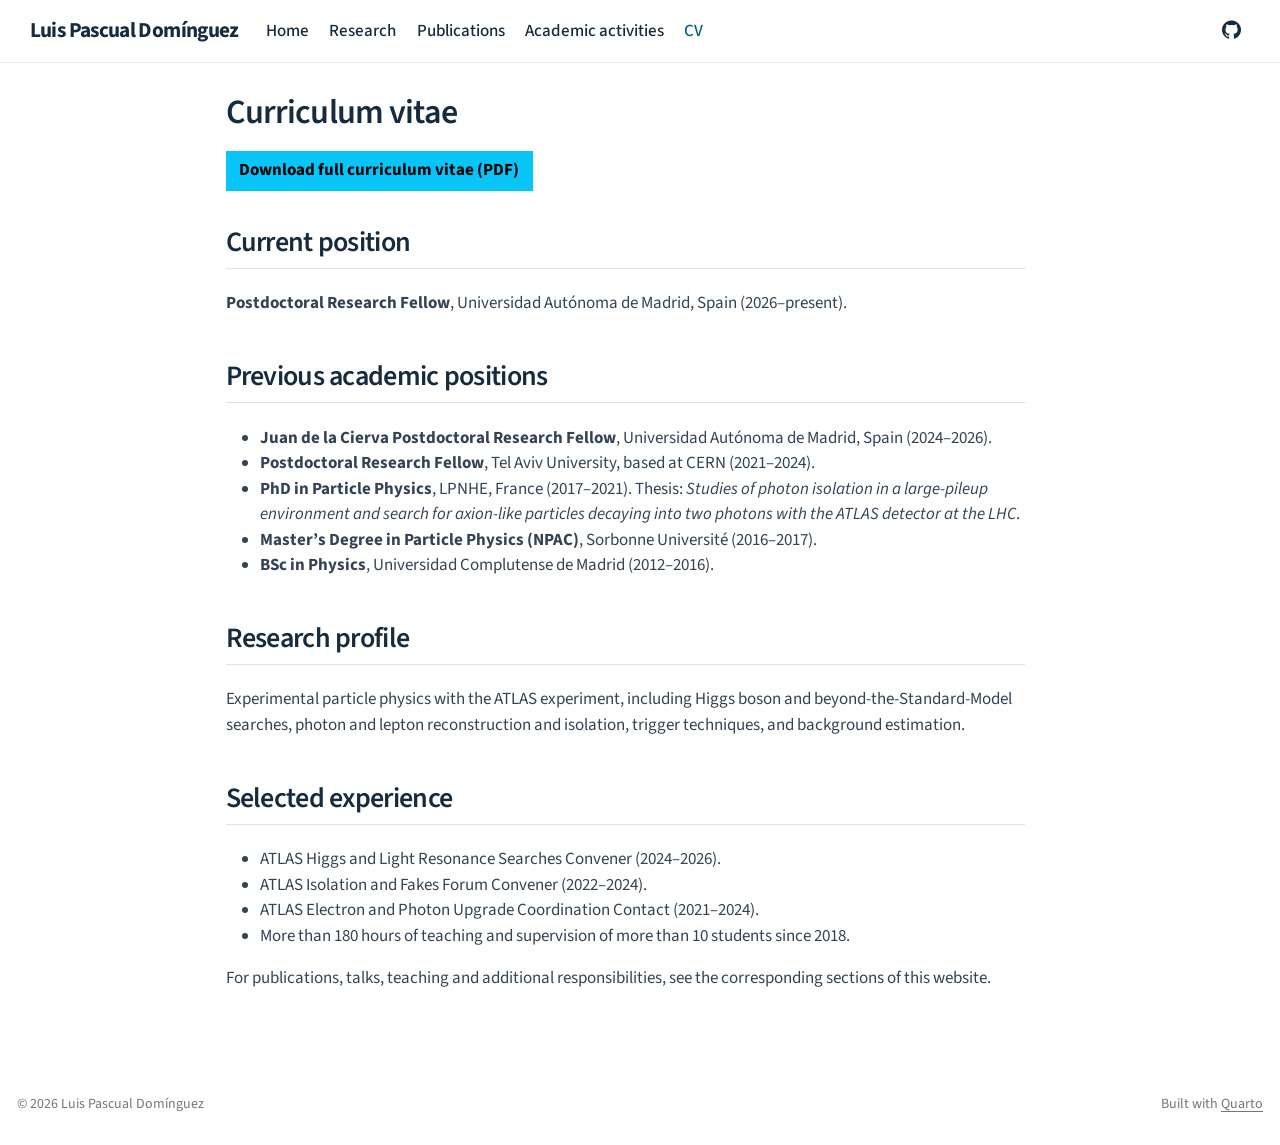
<file: cv.html>
<!DOCTYPE html>
<html xmlns="http://www.w3.org/1999/xhtml" lang="en" xml:lang="en"><head>

<meta charset="utf-8">
<meta name="generator" content="quarto-1.11.9">

<meta name="viewport" content="width=device-width, initial-scale=1.0, user-scalable=yes">


<title>Curriculum vitae – Luis Pascual Domínguez</title>
<style>
/* Default styles provided by pandoc.
** See https://pandoc.org/MANUAL.html#variables-for-html for config info.
*/
span.smallcaps{font-variant: small-caps;}
div.columns{display: flex; gap: 1.5em;}
div.column{flex: auto;}
@media screen {
div.columns{gap: min(4vw, 1.5em);}
div.column{overflow-x: auto;}
}
div.hanging-indent{margin-left: 1.5em; text-indent: -1.5em;}
ul.task-list{list-style: none;}
ul.task-list li input[type="checkbox"] {
  width: 0.8em;
  margin: 0 0.8em 0.2em -1em; /* quarto-specific, see https://github.com/quarto-dev/quarto-cli/issues/4556 */ 
  vertical-align: middle;
}
</style>


<script src="site_libs/quarto-nav/quarto-nav.js"></script>
<script src="site_libs/quarto-nav/headroom.min.js"></script>
<script src="site_libs/clipboard/clipboard.min.js"></script>
<script src="site_libs/quarto-html/quarto.js" type="module"></script>
<script src="site_libs/quarto-html/tabsets/tabsets.js" type="module"></script>
<script src="site_libs/quarto-html/scrollable-regions/scrollable-regions.js" type="module"></script>
<script src="site_libs/quarto-html/popper.min.js"></script>
<script src="site_libs/quarto-html/tippy.umd.min.js"></script>
<script src="site_libs/quarto-html/anchor.min.js"></script>
<link href="site_libs/quarto-html/tippy.css" rel="stylesheet">
<link href="site_libs/quarto-html/quarto-syntax-highlighting-63b5708e65d6cd79cd7618c58d0c21e7.css" rel="stylesheet" id="quarto-text-highlighting-styles">
<script src="site_libs/bootstrap/bootstrap.min.js"></script>
<link href="site_libs/bootstrap/bootstrap-icons.css" rel="stylesheet">
<link href="site_libs/bootstrap/bootstrap-a7c79a20d50cc9515a5c4ecca30f04c9.min.css" rel="stylesheet" append-hash="true" id="quarto-bootstrap" data-mode="light">
<script id="quarto-search-options" type="application/json">{
  "language": {
    "search-no-results-text": "No results",
    "search-matching-documents-text": "matching documents",
    "search-copy-link-title": "Copy link to search",
    "search-hide-matches-text": "Hide additional matches",
    "search-more-match-text": "more match in this document",
    "search-more-matches-text": "more matches in this document",
    "search-clear-button-title": "Clear",
    "search-text-placeholder": "",
    "search-detached-cancel-button-title": "Cancel",
    "search-submit-button-title": "Submit",
    "search-label": "Search"
  }
}</script>
<style>html{ scroll-behavior: smooth; }</style>


</head>

<body class="nav-fixed fullcontent quarto-light"><a id="quarto-skip-link" class="visually-hidden-focusable" href="#quarto-document-content">Skip to main content</a>

<div id="quarto-search-results"></div>
  <header id="quarto-header" class="headroom fixed-top">
    <nav class="navbar navbar-expand-lg " data-bs-theme="dark" aria-label="Site">
      <div class="navbar-container container-fluid">
      <div class="navbar-brand-container mx-auto">
    <a class="navbar-brand" href="./index.html">
    <span class="navbar-title">Luis Pascual Domínguez</span>
    </a>
  </div>
          <button class="navbar-toggler" type="button" data-bs-toggle="collapse" data-bs-target="#navbarCollapse" aria-controls="navbarCollapse" aria-expanded="false" aria-label="Toggle navigation" onclick="if (window.quartoToggleHeadroom) { window.quartoToggleHeadroom(); }">
  <span class="navbar-toggler-icon"></span>
</button>
          <div class="collapse navbar-collapse" id="navbarCollapse">
            <ul class="navbar-nav navbar-nav-scroll me-auto">
  <li class="nav-item">
    <a class="nav-link" href="./index.html"> 
<span class="menu-text">Home</span></a>
  </li>  
  <li class="nav-item">
    <a class="nav-link" href="./research.html"> 
<span class="menu-text">Research</span></a>
  </li>  
  <li class="nav-item">
    <a class="nav-link" href="./publications.html"> 
<span class="menu-text">Publications</span></a>
  </li>  
  <li class="nav-item">
    <a class="nav-link" href="./activities.html"> 
<span class="menu-text">Academic activities</span></a>
  </li>  
  <li class="nav-item">
    <a class="nav-link active" href="./cv.html" aria-current="page"> 
<span class="menu-text">CV</span></a>
  </li>  
</ul>
            <ul class="navbar-nav navbar-nav-scroll ms-auto">
  <li class="nav-item compact">
    <a class="nav-link" href="https://github.com/luipascu"> <i class="bi bi-github" role="img">
</i> 
<span class="menu-text"></span></a>
  </li>  
</ul>
          </div> <!-- /navcollapse -->
            <div class="quarto-navbar-tools">
</div>
      </div> <!-- /container-fluid -->
    </nav>
</header>
<!-- content -->
<div id="quarto-content" class="quarto-container page-columns page-rows-contents page-layout-article page-navbar">
<!-- sidebar -->
<!-- margin-sidebar -->
    
<!-- main -->
<main class="content" id="quarto-document-content" tabindex="-1">

<header id="title-block-header" class="quarto-title-block default">
<div class="quarto-title">
<h1 class="title">Curriculum vitae</h1>
</div>



<div class="quarto-title-meta">

    
  
    
  </div>
  


</header>


<p><a href="files/Luis_Pascual_Dominguez_CV.pdf" class="btn btn-primary"><strong>Download full curriculum vitae (PDF)</strong></a></p>
<section id="current-position" class="level2">
<h2 class="anchored" data-anchor-id="current-position">Current position</h2>
<p><strong>Postdoctoral Research Fellow</strong>, Universidad Autónoma de Madrid, Spain (2026–present).</p>
</section>
<section id="previous-academic-positions" class="level2">
<h2 class="anchored" data-anchor-id="previous-academic-positions">Previous academic positions</h2>
<ul>
<li><strong>Juan de la Cierva Postdoctoral Research Fellow</strong>, Universidad Autónoma de Madrid, Spain (2024–2026).</li>
<li><strong>Postdoctoral Research Fellow</strong>, Tel Aviv University, based at CERN (2021–2024).</li>
<li><strong>PhD in Particle Physics</strong>, LPNHE, France (2017–2021). Thesis: <em>Studies of photon isolation in a large-pileup environment and search for axion-like particles decaying into two photons with the ATLAS detector at the LHC</em>.</li>
<li><strong>Master’s Degree in Particle Physics (NPAC)</strong>, Sorbonne Université (2016–2017).</li>
<li><strong>BSc in Physics</strong>, Universidad Complutense de Madrid (2012–2016).</li>
</ul>
</section>
<section id="research-profile" class="level2">
<h2 class="anchored" data-anchor-id="research-profile">Research profile</h2>
<p>Experimental particle physics with the ATLAS experiment, including Higgs boson and beyond-the-Standard-Model searches, photon and lepton reconstruction and isolation, trigger techniques, and background estimation.</p>
</section>
<section id="selected-experience" class="level2">
<h2 class="anchored" data-anchor-id="selected-experience">Selected experience</h2>
<ul>
<li>ATLAS Higgs and Light Resonance Searches Convener (2024–2026).</li>
<li>ATLAS Isolation and Fakes Forum Convener (2022–2024).</li>
<li>ATLAS Electron and Photon Upgrade Coordination Contact (2021–2024).</li>
<li>More than 180 hours of teaching and supervision of more than 10 students since 2018.</li>
</ul>
<p>For publications, talks, teaching and additional responsibilities, see the corresponding sections of this website.</p>


</section>

</main> <!-- /main -->
<script id="quarto-html-after-body" type="application/javascript">
  window.document.addEventListener("DOMContentLoaded", function (event) {
    const icon = "";
    const anchorJS = new window.AnchorJS();
    anchorJS.options = {
      placement: 'right',
      icon: icon
    };
    anchorJS.add('.anchored');
    const isCodeAnnotation = (el) => {
      for (const clz of el.classList) {
        if (clz.startsWith('code-annotation-')) {                     
          return true;
        }
      }
      return false;
    }
    const onCopySuccess = function(e) {
      // button target
      const button = e.trigger;
      // don't keep focus
      button.blur();
      // flash "checked"
      button.classList.add('code-copy-button-checked');
      var currentTitle = button.getAttribute("title");
      button.setAttribute("title", "Copied!");
      let tooltip;
      if (window.bootstrap) {
        button.setAttribute("data-bs-toggle", "tooltip");
        button.setAttribute("data-bs-placement", "left");
        button.setAttribute("data-bs-title", "Copied!");
        tooltip = new bootstrap.Tooltip(button, 
          { trigger: "manual", 
            customClass: "code-copy-button-tooltip",
            offset: [0, -8]});
        tooltip.show();    
      }
      setTimeout(function() {
        if (tooltip) {
          tooltip.hide();
          button.removeAttribute("data-bs-title");
          button.removeAttribute("data-bs-toggle");
          button.removeAttribute("data-bs-placement");
        }
        button.setAttribute("title", currentTitle);
        button.classList.remove('code-copy-button-checked');
      }, 1000);
      // clear code selection
      e.clearSelection();
    }
    const getTextToCopy = function(trigger) {
      const outerScaffold = trigger.parentElement.cloneNode(true);
      const codeEl = outerScaffold.querySelector('code');
      for (const childEl of codeEl.children) {
        if (isCodeAnnotation(childEl)) {
          childEl.remove();
        }
      }
      return codeEl.innerText;
    }
    const clipboard = new window.ClipboardJS('.code-copy-button:not([data-in-quarto-modal])', {
      text: getTextToCopy
    });
    clipboard.on('success', onCopySuccess);
    if (window.document.getElementById('quarto-embedded-source-code-modal')) {
      const clipboardModal = new window.ClipboardJS('.code-copy-button[data-in-quarto-modal]', {
        text: getTextToCopy,
        container: window.document.getElementById('quarto-embedded-source-code-modal')
      });
      clipboardModal.on('success', onCopySuccess);
    }
      var localhostRegex = new RegExp(/^(?:http|https):\/\/localhost\:?[0-9]*\//);
      var mailtoRegex = new RegExp(/^mailto:/);
        var filterRegex = new RegExp("https:\/\/luipascu\.github\.io\/");
      const newWindowLabel = "(opens in a new tab)";
      const newWindowNoteId = "quarto-ext-newwindow-label";
      // Links reference one hidden label through aria-describedby, so the
      // announcement never changes their accessible name.
      var describeNewWindow = (link) => {
        if (!window.document.getElementById(newWindowNoteId)) {
          var newWindowNote = window.document.createElement("span");
          newWindowNote.id = newWindowNoteId;
          newWindowNote.hidden = true;
          newWindowNote.textContent = newWindowLabel;
          window.document.body.appendChild(newWindowNote);
        }
        var describedBy = (link.getAttribute("aria-describedby") || "").split(/\s+/).filter(Boolean);
        if (!describedBy.includes(newWindowNoteId)) {
          describedBy.push(newWindowNoteId);
          link.setAttribute("aria-describedby", describedBy.join(" "));
        }
      }
      var isInternal = (href) => {
          return filterRegex.test(href) || localhostRegex.test(href) || mailtoRegex.test(href);
      }
      // Inspect non-navigation links and adorn them if external
      window.quartoDecorateExternalLinks = function (root) {
     var links = (root || window.document).querySelectorAll('a[href]:not(.nav-link):not(.navbar-brand):not(.toc-action):not(.sidebar-link):not(.sidebar-item-toggle):not(.pagination-link):not(.no-external):not([aria-hidden]):not(.dropdown-item):not(.quarto-navigation-tool):not(.about-link)');
      for (var i=0; i<links.length; i++) {
        const link = links[i];
        if (!isInternal(link.href)) {
          // undo the damage that might have been done by quarto-nav.js in the case of
          // links that we want to consider external
          if (link.dataset.originalHref !== undefined) {
            link.href = link.dataset.originalHref;
          }
            // target, if specified
            link.setAttribute("target", "_blank");
            if (link.getAttribute("rel") === null) {
              link.setAttribute("rel", "noopener");
            }
            describeNewWindow(link);
          if (!link.classList.contains('no-external-icon')) {
          }
        }
      }
      };
      window.quartoDecorateExternalLinks(window.document);
    // Esc closes the popup (WCAG 1.4.13) and focus leaving both trigger and
    // popup closes it (WCAG 2.4.11); tippy handles neither for interactive popups.
    const hideOnEscAndFocusOut = {
      name: 'hideOnEscAndFocusOut',
      defaultValue: true,
      fn(instance) {
        const dismiss = () => {
          // A show scheduled by the trigger delay would otherwise reopen it
          instance.clearDelayTimeouts();
          instance.hide();
        };
        const onKeyDown = (event) => {
          if (event.key !== 'Escape') {
            return;
          }
          // Keep Esc from also reaching page handlers (e.g. reveal.js overview),
          // except an open reveal.js slide menu, which Esc should close too.
          // The menu handles keys only when its keyboard option is on.
          const menuHandlesEsc = window.Reveal?.getPlugin?.('menu')?.isOpen() &&
            window.Reveal.getConfig().menu?.keyboard !== false;
          if (!menuHandlesEsc) {
            event.stopPropagation();
          }
          if (instance.popper.contains(window.document.activeElement)) {
            // Disabled while refocusing so the focus trigger does not reopen it
            instance.disable();
            instance.reference.focus();
            instance.enable();
          }
          dismiss();
        };
        const onFocusOut = (event) => {
          const target = event.relatedTarget;
          if (target && !instance.reference.contains(target) &&
              !instance.popper.contains(target)) {
            dismiss();
          }
        };
        // On the trigger too: a click trigger (code-annotations: select) has no
        // blur handling. Attached for the instance's lifetime so leaving the
        // trigger also cancels a show still pending on the trigger delay.
        instance.reference.addEventListener('focusout', onFocusOut);
        return {
          onShow() {
            window.document.addEventListener('keydown', onKeyDown, true);
            instance.popper.addEventListener('focusout', onFocusOut);
          },
          onHide() {
            window.document.removeEventListener('keydown', onKeyDown, true);
            instance.popper.removeEventListener('focusout', onFocusOut);
          },
          onDestroy() {
            instance.reference.removeEventListener('focusout', onFocusOut);
          },
        };
      },
    };
    function tippyHover(el, contentFn, onTriggerFn, onUntriggerFn) {
      const config = {
        allowHTML: true,
        maxWidth: 500,
        delay: 100,
        arrow: false,
        appendTo: function(el) {
            return el.parentElement;
        },
        interactive: true,
        interactiveBorder: 10,
        theme: 'quarto',
        placement: 'bottom-start',
        plugins: [hideOnEscAndFocusOut],
      };
      if (contentFn) {
        config.content = contentFn;
      }
      if (onTriggerFn) {
        config.onTrigger = onTriggerFn;
      }
      if (onUntriggerFn) {
        config.onUntrigger = onUntriggerFn;
      }
      window.tippy(el, config); 
    }
    const noterefs = window.document.querySelectorAll('a[role="doc-noteref"]');
    for (var i=0; i<noterefs.length; i++) {
      const ref = noterefs[i];
      tippyHover(ref, function() {
        // use id or data attribute instead here
        let href = ref.getAttribute('data-footnote-href') || ref.getAttribute('href');
        try { href = new URL(href).hash; } catch {}
        const id = href.replace(/^#\/?/, "");
        const note = window.document.getElementById(id);
        if (note) {
          return note.innerHTML;
        } else {
          return "";
        }
      });
    }
    const xrefs = window.document.querySelectorAll('a.quarto-xref');
    const processXRef = (id, note) => {
      // Strip column container classes
      const stripColumnClz = (el) => {
        el.classList.remove("page-full", "page-columns");
        if (el.children) {
          for (const child of el.children) {
            stripColumnClz(child);
          }
        }
      }
      stripColumnClz(note)
      if (id === null || id.startsWith('sec-')) {
        // Special case sections, only their first couple elements
        const container = document.createElement("div");
        if (note.children && note.children.length > 2) {
          container.appendChild(note.children[0].cloneNode(true));
          for (let i = 1; i < note.children.length; i++) {
            const child = note.children[i];
            if (child.tagName === "P" && child.innerText === "") {
              continue;
            } else {
              container.appendChild(child.cloneNode(true));
              break;
            }
          }
          if (window.Quarto?.typesetMath) {
            window.Quarto.typesetMath(container);
          }
          return container.innerHTML
        } else {
          if (window.Quarto?.typesetMath) {
            window.Quarto.typesetMath(note);
          }
          return note.innerHTML;
        }
      } else {
        // Remove any anchor links if they are present
        const anchorLink = note.querySelector('a.anchorjs-link');
        if (anchorLink) {
          anchorLink.remove();
        }
        if (window.Quarto?.typesetMath) {
          window.Quarto.typesetMath(note);
        }
        if (note.classList.contains("callout")) {
          return note.outerHTML;
        } else {
          return note.innerHTML;
        }
      }
    }
    for (var i=0; i<xrefs.length; i++) {
      const xref = xrefs[i];
      tippyHover(xref, undefined, function(instance) {
        instance.disable();
        let url = xref.getAttribute('href');
        let hash = undefined; 
        if (url.startsWith('#')) {
          hash = url;
        } else {
          try { hash = new URL(url).hash; } catch {}
        }
        if (hash) {
          const id = hash.replace(/^#\/?/, "");
          const note = window.document.getElementById(id);
          if (note !== null) {
            try {
              const html = processXRef(id, note.cloneNode(true));
              instance.setContent(html);
            } finally {
              instance.enable();
              instance.show();
            }
          } else {
            // See if we can fetch this
            fetch(url.split('#')[0])
            .then(res => res.text())
            .then(html => {
              const parser = new DOMParser();
              const htmlDoc = parser.parseFromString(html, "text/html");
              const note = htmlDoc.getElementById(id);
              if (note !== null) {
                const html = processXRef(id, note);
                instance.setContent(html);
              } 
            }).finally(() => {
              instance.enable();
              instance.show();
            });
          }
        } else {
          // See if we can fetch a full url (with no hash to target)
          // This is a special case and we should probably do some content thinning / targeting
          fetch(url)
          .then(res => res.text())
          .then(html => {
            const parser = new DOMParser();
            const htmlDoc = parser.parseFromString(html, "text/html");
            const note = htmlDoc.querySelector('main.content');
            if (note !== null) {
              // This should only happen for chapter cross references
              // (since there is no id in the URL)
              // remove the first header
              if (note.children.length > 0 && note.children[0].tagName === "HEADER") {
                note.children[0].remove();
              }
              const html = processXRef(null, note);
              instance.setContent(html);
            } 
          }).finally(() => {
            instance.enable();
            instance.show();
          });
        }
      }, function(instance) {
      });
    }
        let selectedAnnoteEl;
        const selectorForAnnotation = ( cell, annotation) => {
          let cellAttr = 'data-code-cell="' + cell + '"';
          let lineAttr = 'data-code-annotation="' +  annotation + '"';
          const selector = 'span[' + cellAttr + '][' + lineAttr + ']';
          return selector;
        }
        const selectCodeLines = (annoteEl) => {
          const doc = window.document;
          const targetCell = annoteEl.getAttribute("data-target-cell");
          const targetAnnotation = annoteEl.getAttribute("data-target-annotation");
          const annoteSpan = window.document.querySelector(selectorForAnnotation(targetCell, targetAnnotation));
          const lines = annoteSpan.getAttribute("data-code-lines").split(",");
          const lineIds = lines.map((line) => {
            return targetCell + "-" + line;
          })
          // Each band is positioned against its own containing block, which is
          // not the offsetParent of the lines, so place it from client rects.
          const placeBand = (band, firstEl, lastEl, codeBlock) => {
            const container = band.offsetParent;
            if (container === null) {
              return;
            }
            const containerRect = container.getBoundingClientRect();
            // Reveal.js scales slides with a transform, so convert client
            // pixels back to the CSS pixels of the container.
            const scale = containerRect.height / container.offsetHeight || 1;
            const firstRect = firstEl.getBoundingClientRect();
            const lastRect = lastEl.getBoundingClientRect();
            const top = (firstRect.top - containerRect.top) / scale - container.clientTop + container.scrollTop;
            const height = (lastRect.bottom - firstRect.top) / scale;
            band.style.top = top - 2 + "px";
            band.style.height = height + 4 + "px";
            if (codeBlock) {
              // Without the copy button wrapper, the containing block is wider
              // than the code block, so span the code block explicitly.
              const blockRect = codeBlock.getBoundingClientRect();
              band.style.left = (blockRect.left - containerRect.left) / scale - container.clientLeft + container.scrollLeft + "px";
              band.style.width = blockRect.width / scale + "px";
            }
          };
          if (lineIds.length > 0) {
            const el = window.document.getElementById(lineIds[0]);
            const lastEl = window.document.getElementById(lineIds[lineIds.length - 1]);
            const parent = el.parentElement.parentElement;
            // cook up a div (if necessary) and position it
            let div = window.document.getElementById("code-annotation-line-highlight");
            if (div === null) {
              div = window.document.createElement("div");
              div.setAttribute("id", "code-annotation-line-highlight");
              div.style.position = 'absolute';
              parent.appendChild(div);
            }
            placeBand(div, el, lastEl, parent.closest("div.sourceCode") || parent);
            let gutterDiv = window.document.getElementById("code-annotation-line-highlight-gutter");
            if (gutterDiv === null) {
              gutterDiv = window.document.createElement("div");
              gutterDiv.setAttribute("id", "code-annotation-line-highlight-gutter");
              gutterDiv.style.position = 'absolute';
              const codeCell = window.document.getElementById(targetCell);
              const gutter = codeCell.querySelector('.code-annotation-gutter');
              gutter.appendChild(gutterDiv);
            }
            placeBand(gutterDiv, el, lastEl);
            selectedAnnoteEl = annoteEl;
          }
        };
        const unselectCodeLines = () => {
          const elementsIds = ["code-annotation-line-highlight", "code-annotation-line-highlight-gutter"];
          elementsIds.forEach((elId) => {
            const div = window.document.getElementById(elId);
            if (div) {
              div.remove();
            }
          });
          selectedAnnoteEl = undefined;
        };
          // Handle positioning of the toggle
      window.addEventListener(
        "resize",
        throttle(() => {
          elRect = undefined;
          if (selectedAnnoteEl) {
            selectCodeLines(selectedAnnoteEl);
          }
        }, 10)
      );
      function throttle(fn, ms) {
      let throttle = false;
      let timer;
        return (...args) => {
          if(!throttle) { // first call gets through
              fn.apply(this, args);
              throttle = true;
          } else { // all the others get throttled
              if(timer) clearTimeout(timer); // cancel #2
              timer = setTimeout(() => {
                fn.apply(this, args);
                timer = throttle = false;
              }, ms);
          }
        };
      }
        // Attach click handler to the DT
        const annoteDls = window.document.querySelectorAll('dt[data-target-cell]');
        for (const annoteDlNode of annoteDls) {
          annoteDlNode.addEventListener('click', (event) => {
            const clickedEl = event.target;
            if (clickedEl !== selectedAnnoteEl) {
              unselectCodeLines();
              const activeEl = window.document.querySelector('dt[data-target-cell].code-annotation-active');
              if (activeEl) {
                activeEl.classList.remove('code-annotation-active');
              }
              selectCodeLines(clickedEl);
              clickedEl.classList.add('code-annotation-active');
            } else {
              // Unselect the line
              unselectCodeLines();
              clickedEl.classList.remove('code-annotation-active');
            }
          });
        }
    const findCites = (el) => {
      const parentEl = el.parentElement;
      if (parentEl) {
        const cites = parentEl.dataset.cites;
        if (cites) {
          return {
            el,
            cites: cites.split(' ')
          };
        } else {
          return findCites(el.parentElement)
        }
      } else {
        return undefined;
      }
    };
    var bibliorefs = window.document.querySelectorAll('a[role="doc-biblioref"]');
    for (var i=0; i<bibliorefs.length; i++) {
      const ref = bibliorefs[i];
      const citeInfo = findCites(ref);
      if (citeInfo) {
        tippyHover(citeInfo.el, function() {
          var popup = window.document.createElement('div');
          citeInfo.cites.forEach(function(cite) {
            var citeDiv = window.document.createElement('div');
            citeDiv.classList.add('hanging-indent');
            citeDiv.classList.add('csl-entry');
            var biblioDiv = window.document.getElementById('ref-' + cite);
            if (biblioDiv) {
              citeDiv.innerHTML = biblioDiv.innerHTML;
            }
            popup.appendChild(citeDiv);
          });
          return popup.innerHTML;
        });
      }
    }
  });
  </script>
  <script type="application/javascript">
  window.quartoScrollableRegionsLabels = {"code":"Scrollable code","output":"Scrollable output"};
  </script>
</div> <!-- /content -->
<footer class="footer">
  <div class="nav-footer">
    <div class="nav-footer-left">
<p>© 2026 Luis Pascual Domínguez</p>
</div>   
    <div class="nav-footer-center">
      &nbsp;
    </div>
    <div class="nav-footer-right">
<p>Built with <a href="https://quarto.org/">Quarto</a></p>
</div>
  </div>
</footer>




<script src="site_libs/quarto-html/zenscroll-min.js"></script>
</body></html>
</file>
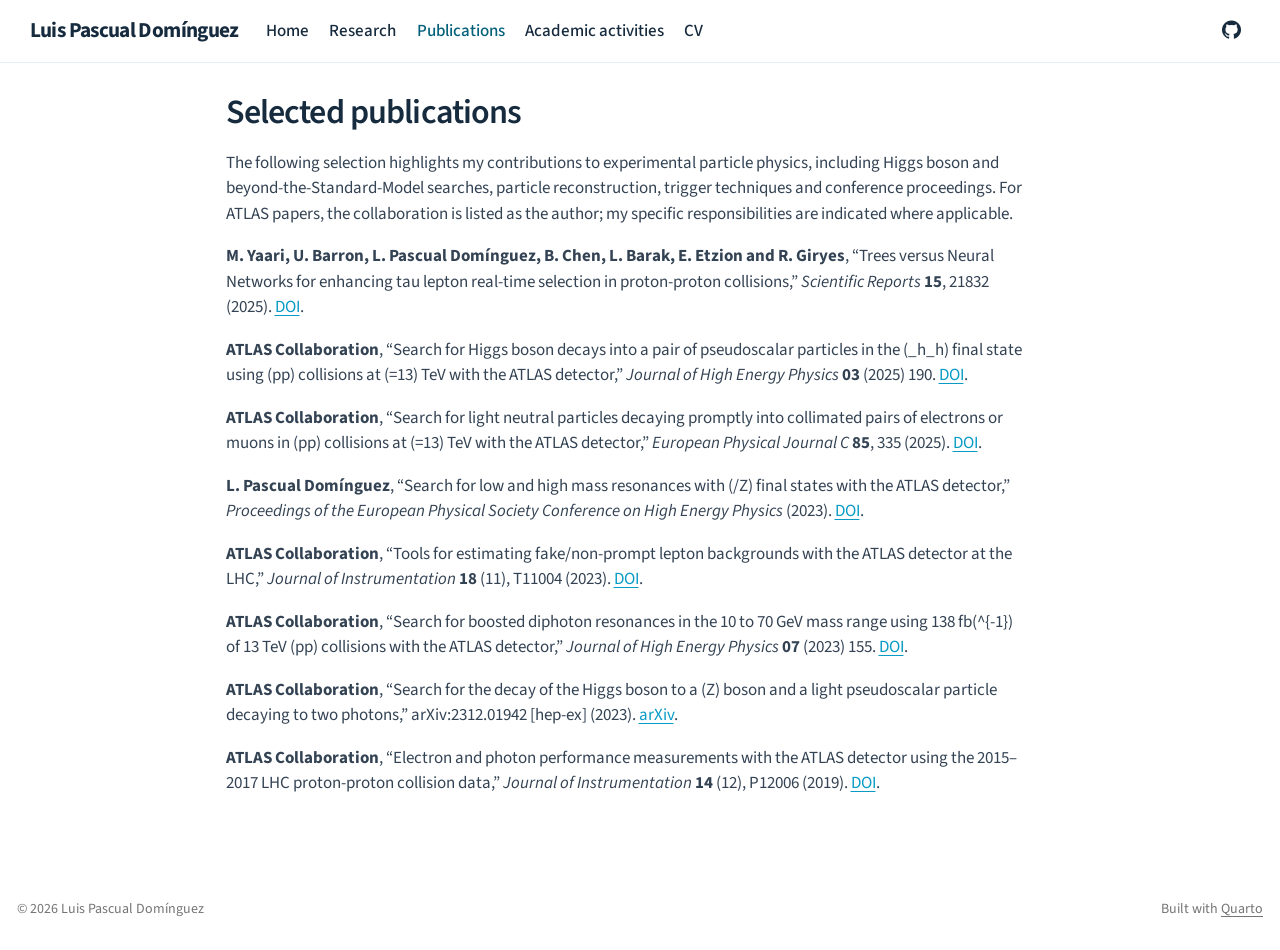
<file: publications.html>
<!DOCTYPE html>
<html xmlns="http://www.w3.org/1999/xhtml" lang="en" xml:lang="en"><head>

<meta charset="utf-8">
<meta name="generator" content="quarto-1.11.9">

<meta name="viewport" content="width=device-width, initial-scale=1.0, user-scalable=yes">


<title>Selected publications – Luis Pascual Domínguez</title>
<style>
/* Default styles provided by pandoc.
** See https://pandoc.org/MANUAL.html#variables-for-html for config info.
*/
span.smallcaps{font-variant: small-caps;}
div.columns{display: flex; gap: 1.5em;}
div.column{flex: auto;}
@media screen {
div.columns{gap: min(4vw, 1.5em);}
div.column{overflow-x: auto;}
}
div.hanging-indent{margin-left: 1.5em; text-indent: -1.5em;}
ul.task-list{list-style: none;}
ul.task-list li input[type="checkbox"] {
  width: 0.8em;
  margin: 0 0.8em 0.2em -1em; /* quarto-specific, see https://github.com/quarto-dev/quarto-cli/issues/4556 */ 
  vertical-align: middle;
}
</style>


<script src="site_libs/quarto-nav/quarto-nav.js"></script>
<script src="site_libs/quarto-nav/headroom.min.js"></script>
<script src="site_libs/clipboard/clipboard.min.js"></script>
<script src="site_libs/quarto-html/quarto.js" type="module"></script>
<script src="site_libs/quarto-html/tabsets/tabsets.js" type="module"></script>
<script src="site_libs/quarto-html/scrollable-regions/scrollable-regions.js" type="module"></script>
<script src="site_libs/quarto-html/popper.min.js"></script>
<script src="site_libs/quarto-html/tippy.umd.min.js"></script>
<script src="site_libs/quarto-html/anchor.min.js"></script>
<link href="site_libs/quarto-html/tippy.css" rel="stylesheet">
<link href="site_libs/quarto-html/quarto-syntax-highlighting-63b5708e65d6cd79cd7618c58d0c21e7.css" rel="stylesheet" id="quarto-text-highlighting-styles">
<script src="site_libs/bootstrap/bootstrap.min.js"></script>
<link href="site_libs/bootstrap/bootstrap-icons.css" rel="stylesheet">
<link href="site_libs/bootstrap/bootstrap-a7c79a20d50cc9515a5c4ecca30f04c9.min.css" rel="stylesheet" append-hash="true" id="quarto-bootstrap" data-mode="light">
<script id="quarto-search-options" type="application/json">{
  "language": {
    "search-no-results-text": "No results",
    "search-matching-documents-text": "matching documents",
    "search-copy-link-title": "Copy link to search",
    "search-hide-matches-text": "Hide additional matches",
    "search-more-match-text": "more match in this document",
    "search-more-matches-text": "more matches in this document",
    "search-clear-button-title": "Clear",
    "search-text-placeholder": "",
    "search-detached-cancel-button-title": "Cancel",
    "search-submit-button-title": "Submit",
    "search-label": "Search"
  }
}</script>
<style>html{ scroll-behavior: smooth; }</style>


</head>

<body class="nav-fixed fullcontent quarto-light"><a id="quarto-skip-link" class="visually-hidden-focusable" href="#quarto-document-content">Skip to main content</a>

<div id="quarto-search-results"></div>
  <header id="quarto-header" class="headroom fixed-top">
    <nav class="navbar navbar-expand-lg " data-bs-theme="dark" aria-label="Site">
      <div class="navbar-container container-fluid">
      <div class="navbar-brand-container mx-auto">
    <a class="navbar-brand" href="./index.html">
    <span class="navbar-title">Luis Pascual Domínguez</span>
    </a>
  </div>
          <button class="navbar-toggler" type="button" data-bs-toggle="collapse" data-bs-target="#navbarCollapse" aria-controls="navbarCollapse" aria-expanded="false" aria-label="Toggle navigation" onclick="if (window.quartoToggleHeadroom) { window.quartoToggleHeadroom(); }">
  <span class="navbar-toggler-icon"></span>
</button>
          <div class="collapse navbar-collapse" id="navbarCollapse">
            <ul class="navbar-nav navbar-nav-scroll me-auto">
  <li class="nav-item">
    <a class="nav-link" href="./index.html"> 
<span class="menu-text">Home</span></a>
  </li>  
  <li class="nav-item">
    <a class="nav-link" href="./research.html"> 
<span class="menu-text">Research</span></a>
  </li>  
  <li class="nav-item">
    <a class="nav-link active" href="./publications.html" aria-current="page"> 
<span class="menu-text">Publications</span></a>
  </li>  
  <li class="nav-item">
    <a class="nav-link" href="./activities.html"> 
<span class="menu-text">Academic activities</span></a>
  </li>  
  <li class="nav-item">
    <a class="nav-link" href="./cv.html"> 
<span class="menu-text">CV</span></a>
  </li>  
</ul>
            <ul class="navbar-nav navbar-nav-scroll ms-auto">
  <li class="nav-item compact">
    <a class="nav-link" href="https://github.com/luipascu"> <i class="bi bi-github" role="img">
</i> 
<span class="menu-text"></span></a>
  </li>  
</ul>
          </div> <!-- /navcollapse -->
            <div class="quarto-navbar-tools">
</div>
      </div> <!-- /container-fluid -->
    </nav>
</header>
<!-- content -->
<div id="quarto-content" class="quarto-container page-columns page-rows-contents page-layout-article page-navbar">
<!-- sidebar -->
<!-- margin-sidebar -->
    
<!-- main -->
<main class="content" id="quarto-document-content" tabindex="-1">

<header id="title-block-header" class="quarto-title-block default">
<div class="quarto-title">
<h1 class="title">Selected publications</h1>
</div>



<div class="quarto-title-meta">

    
  
    
  </div>
  


</header>


<p>The following selection highlights my contributions to experimental particle physics, including Higgs boson and beyond-the-Standard-Model searches, particle reconstruction, trigger techniques and conference proceedings. For ATLAS papers, the collaboration is listed as the author; my specific responsibilities are indicated where applicable.</p>
<p><strong>M. Yaari, U. Barron, L. Pascual Domínguez, B. Chen, L. Barak, E. Etzion and R. Giryes</strong>, “Trees versus Neural Networks for enhancing tau lepton real-time selection in proton-proton collisions,” <em>Scientific Reports</em> <strong>15</strong>, 21832 (2025). <a href="https://doi.org/10.1038/s41598-025-04767-x">DOI</a>.</p>
<p><strong>ATLAS Collaboration</strong>, “Search for Higgs boson decays into a pair of pseudoscalar particles in the (_h_h) final state using (pp) collisions at (=13) TeV with the ATLAS detector,” <em>Journal of High Energy Physics</em> <strong>03</strong> (2025) 190. <a href="https://doi.org/10.1007/JHEP03(2025)190">DOI</a>.</p>
<p><strong>ATLAS Collaboration</strong>, “Search for light neutral particles decaying promptly into collimated pairs of electrons or muons in (pp) collisions at (=13) TeV with the ATLAS detector,” <em>European Physical Journal C</em> <strong>85</strong>, 335 (2025). <a href="https://doi.org/10.1140/epjc/s10052-025-13916-5">DOI</a>.</p>
<p><strong>L. Pascual Domínguez</strong>, “Search for low and high mass resonances with (/Z) final states with the ATLAS detector,” <em>Proceedings of the European Physical Society Conference on High Energy Physics</em> (2023). <a href="https://doi.org/10.22323/1.449.0389">DOI</a>.</p>
<p><strong>ATLAS Collaboration</strong>, “Tools for estimating fake/non-prompt lepton backgrounds with the ATLAS detector at the LHC,” <em>Journal of Instrumentation</em> <strong>18</strong> (11), T11004 (2023). <a href="https://doi.org/10.1088/1748-0221/18/11/T11004">DOI</a>.</p>
<p><strong>ATLAS Collaboration</strong>, “Search for boosted diphoton resonances in the 10 to 70 GeV mass range using 138 fb(^{-1}) of 13 TeV (pp) collisions with the ATLAS detector,” <em>Journal of High Energy Physics</em> <strong>07</strong> (2023) 155. <a href="https://doi.org/10.1007/JHEP07(2023)155">DOI</a>.</p>
<p><strong>ATLAS Collaboration</strong>, “Search for the decay of the Higgs boson to a (Z) boson and a light pseudoscalar particle decaying to two photons,” arXiv:2312.01942 [hep-ex] (2023). <a href="https://arxiv.org/abs/2312.01942">arXiv</a>.</p>
<p><strong>ATLAS Collaboration</strong>, “Electron and photon performance measurements with the ATLAS detector using the 2015–2017 LHC proton-proton collision data,” <em>Journal of Instrumentation</em> <strong>14</strong> (12), P12006 (2019). <a href="https://doi.org/10.1088/1748-0221/14/12/P12006">DOI</a>.</p>



</main> <!-- /main -->
<script id="quarto-html-after-body" type="application/javascript">
  window.document.addEventListener("DOMContentLoaded", function (event) {
    const icon = "";
    const anchorJS = new window.AnchorJS();
    anchorJS.options = {
      placement: 'right',
      icon: icon
    };
    anchorJS.add('.anchored');
    const isCodeAnnotation = (el) => {
      for (const clz of el.classList) {
        if (clz.startsWith('code-annotation-')) {                     
          return true;
        }
      }
      return false;
    }
    const onCopySuccess = function(e) {
      // button target
      const button = e.trigger;
      // don't keep focus
      button.blur();
      // flash "checked"
      button.classList.add('code-copy-button-checked');
      var currentTitle = button.getAttribute("title");
      button.setAttribute("title", "Copied!");
      let tooltip;
      if (window.bootstrap) {
        button.setAttribute("data-bs-toggle", "tooltip");
        button.setAttribute("data-bs-placement", "left");
        button.setAttribute("data-bs-title", "Copied!");
        tooltip = new bootstrap.Tooltip(button, 
          { trigger: "manual", 
            customClass: "code-copy-button-tooltip",
            offset: [0, -8]});
        tooltip.show();    
      }
      setTimeout(function() {
        if (tooltip) {
          tooltip.hide();
          button.removeAttribute("data-bs-title");
          button.removeAttribute("data-bs-toggle");
          button.removeAttribute("data-bs-placement");
        }
        button.setAttribute("title", currentTitle);
        button.classList.remove('code-copy-button-checked');
      }, 1000);
      // clear code selection
      e.clearSelection();
    }
    const getTextToCopy = function(trigger) {
      const outerScaffold = trigger.parentElement.cloneNode(true);
      const codeEl = outerScaffold.querySelector('code');
      for (const childEl of codeEl.children) {
        if (isCodeAnnotation(childEl)) {
          childEl.remove();
        }
      }
      return codeEl.innerText;
    }
    const clipboard = new window.ClipboardJS('.code-copy-button:not([data-in-quarto-modal])', {
      text: getTextToCopy
    });
    clipboard.on('success', onCopySuccess);
    if (window.document.getElementById('quarto-embedded-source-code-modal')) {
      const clipboardModal = new window.ClipboardJS('.code-copy-button[data-in-quarto-modal]', {
        text: getTextToCopy,
        container: window.document.getElementById('quarto-embedded-source-code-modal')
      });
      clipboardModal.on('success', onCopySuccess);
    }
      var localhostRegex = new RegExp(/^(?:http|https):\/\/localhost\:?[0-9]*\//);
      var mailtoRegex = new RegExp(/^mailto:/);
        var filterRegex = new RegExp("https:\/\/luipascu\.github\.io\/");
      const newWindowLabel = "(opens in a new tab)";
      const newWindowNoteId = "quarto-ext-newwindow-label";
      // Links reference one hidden label through aria-describedby, so the
      // announcement never changes their accessible name.
      var describeNewWindow = (link) => {
        if (!window.document.getElementById(newWindowNoteId)) {
          var newWindowNote = window.document.createElement("span");
          newWindowNote.id = newWindowNoteId;
          newWindowNote.hidden = true;
          newWindowNote.textContent = newWindowLabel;
          window.document.body.appendChild(newWindowNote);
        }
        var describedBy = (link.getAttribute("aria-describedby") || "").split(/\s+/).filter(Boolean);
        if (!describedBy.includes(newWindowNoteId)) {
          describedBy.push(newWindowNoteId);
          link.setAttribute("aria-describedby", describedBy.join(" "));
        }
      }
      var isInternal = (href) => {
          return filterRegex.test(href) || localhostRegex.test(href) || mailtoRegex.test(href);
      }
      // Inspect non-navigation links and adorn them if external
      window.quartoDecorateExternalLinks = function (root) {
     var links = (root || window.document).querySelectorAll('a[href]:not(.nav-link):not(.navbar-brand):not(.toc-action):not(.sidebar-link):not(.sidebar-item-toggle):not(.pagination-link):not(.no-external):not([aria-hidden]):not(.dropdown-item):not(.quarto-navigation-tool):not(.about-link)');
      for (var i=0; i<links.length; i++) {
        const link = links[i];
        if (!isInternal(link.href)) {
          // undo the damage that might have been done by quarto-nav.js in the case of
          // links that we want to consider external
          if (link.dataset.originalHref !== undefined) {
            link.href = link.dataset.originalHref;
          }
            // target, if specified
            link.setAttribute("target", "_blank");
            if (link.getAttribute("rel") === null) {
              link.setAttribute("rel", "noopener");
            }
            describeNewWindow(link);
          if (!link.classList.contains('no-external-icon')) {
          }
        }
      }
      };
      window.quartoDecorateExternalLinks(window.document);
    // Esc closes the popup (WCAG 1.4.13) and focus leaving both trigger and
    // popup closes it (WCAG 2.4.11); tippy handles neither for interactive popups.
    const hideOnEscAndFocusOut = {
      name: 'hideOnEscAndFocusOut',
      defaultValue: true,
      fn(instance) {
        const dismiss = () => {
          // A show scheduled by the trigger delay would otherwise reopen it
          instance.clearDelayTimeouts();
          instance.hide();
        };
        const onKeyDown = (event) => {
          if (event.key !== 'Escape') {
            return;
          }
          // Keep Esc from also reaching page handlers (e.g. reveal.js overview),
          // except an open reveal.js slide menu, which Esc should close too.
          // The menu handles keys only when its keyboard option is on.
          const menuHandlesEsc = window.Reveal?.getPlugin?.('menu')?.isOpen() &&
            window.Reveal.getConfig().menu?.keyboard !== false;
          if (!menuHandlesEsc) {
            event.stopPropagation();
          }
          if (instance.popper.contains(window.document.activeElement)) {
            // Disabled while refocusing so the focus trigger does not reopen it
            instance.disable();
            instance.reference.focus();
            instance.enable();
          }
          dismiss();
        };
        const onFocusOut = (event) => {
          const target = event.relatedTarget;
          if (target && !instance.reference.contains(target) &&
              !instance.popper.contains(target)) {
            dismiss();
          }
        };
        // On the trigger too: a click trigger (code-annotations: select) has no
        // blur handling. Attached for the instance's lifetime so leaving the
        // trigger also cancels a show still pending on the trigger delay.
        instance.reference.addEventListener('focusout', onFocusOut);
        return {
          onShow() {
            window.document.addEventListener('keydown', onKeyDown, true);
            instance.popper.addEventListener('focusout', onFocusOut);
          },
          onHide() {
            window.document.removeEventListener('keydown', onKeyDown, true);
            instance.popper.removeEventListener('focusout', onFocusOut);
          },
          onDestroy() {
            instance.reference.removeEventListener('focusout', onFocusOut);
          },
        };
      },
    };
    function tippyHover(el, contentFn, onTriggerFn, onUntriggerFn) {
      const config = {
        allowHTML: true,
        maxWidth: 500,
        delay: 100,
        arrow: false,
        appendTo: function(el) {
            return el.parentElement;
        },
        interactive: true,
        interactiveBorder: 10,
        theme: 'quarto',
        placement: 'bottom-start',
        plugins: [hideOnEscAndFocusOut],
      };
      if (contentFn) {
        config.content = contentFn;
      }
      if (onTriggerFn) {
        config.onTrigger = onTriggerFn;
      }
      if (onUntriggerFn) {
        config.onUntrigger = onUntriggerFn;
      }
      window.tippy(el, config); 
    }
    const noterefs = window.document.querySelectorAll('a[role="doc-noteref"]');
    for (var i=0; i<noterefs.length; i++) {
      const ref = noterefs[i];
      tippyHover(ref, function() {
        // use id or data attribute instead here
        let href = ref.getAttribute('data-footnote-href') || ref.getAttribute('href');
        try { href = new URL(href).hash; } catch {}
        const id = href.replace(/^#\/?/, "");
        const note = window.document.getElementById(id);
        if (note) {
          return note.innerHTML;
        } else {
          return "";
        }
      });
    }
    const xrefs = window.document.querySelectorAll('a.quarto-xref');
    const processXRef = (id, note) => {
      // Strip column container classes
      const stripColumnClz = (el) => {
        el.classList.remove("page-full", "page-columns");
        if (el.children) {
          for (const child of el.children) {
            stripColumnClz(child);
          }
        }
      }
      stripColumnClz(note)
      if (id === null || id.startsWith('sec-')) {
        // Special case sections, only their first couple elements
        const container = document.createElement("div");
        if (note.children && note.children.length > 2) {
          container.appendChild(note.children[0].cloneNode(true));
          for (let i = 1; i < note.children.length; i++) {
            const child = note.children[i];
            if (child.tagName === "P" && child.innerText === "") {
              continue;
            } else {
              container.appendChild(child.cloneNode(true));
              break;
            }
          }
          if (window.Quarto?.typesetMath) {
            window.Quarto.typesetMath(container);
          }
          return container.innerHTML
        } else {
          if (window.Quarto?.typesetMath) {
            window.Quarto.typesetMath(note);
          }
          return note.innerHTML;
        }
      } else {
        // Remove any anchor links if they are present
        const anchorLink = note.querySelector('a.anchorjs-link');
        if (anchorLink) {
          anchorLink.remove();
        }
        if (window.Quarto?.typesetMath) {
          window.Quarto.typesetMath(note);
        }
        if (note.classList.contains("callout")) {
          return note.outerHTML;
        } else {
          return note.innerHTML;
        }
      }
    }
    for (var i=0; i<xrefs.length; i++) {
      const xref = xrefs[i];
      tippyHover(xref, undefined, function(instance) {
        instance.disable();
        let url = xref.getAttribute('href');
        let hash = undefined; 
        if (url.startsWith('#')) {
          hash = url;
        } else {
          try { hash = new URL(url).hash; } catch {}
        }
        if (hash) {
          const id = hash.replace(/^#\/?/, "");
          const note = window.document.getElementById(id);
          if (note !== null) {
            try {
              const html = processXRef(id, note.cloneNode(true));
              instance.setContent(html);
            } finally {
              instance.enable();
              instance.show();
            }
          } else {
            // See if we can fetch this
            fetch(url.split('#')[0])
            .then(res => res.text())
            .then(html => {
              const parser = new DOMParser();
              const htmlDoc = parser.parseFromString(html, "text/html");
              const note = htmlDoc.getElementById(id);
              if (note !== null) {
                const html = processXRef(id, note);
                instance.setContent(html);
              } 
            }).finally(() => {
              instance.enable();
              instance.show();
            });
          }
        } else {
          // See if we can fetch a full url (with no hash to target)
          // This is a special case and we should probably do some content thinning / targeting
          fetch(url)
          .then(res => res.text())
          .then(html => {
            const parser = new DOMParser();
            const htmlDoc = parser.parseFromString(html, "text/html");
            const note = htmlDoc.querySelector('main.content');
            if (note !== null) {
              // This should only happen for chapter cross references
              // (since there is no id in the URL)
              // remove the first header
              if (note.children.length > 0 && note.children[0].tagName === "HEADER") {
                note.children[0].remove();
              }
              const html = processXRef(null, note);
              instance.setContent(html);
            } 
          }).finally(() => {
            instance.enable();
            instance.show();
          });
        }
      }, function(instance) {
      });
    }
        let selectedAnnoteEl;
        const selectorForAnnotation = ( cell, annotation) => {
          let cellAttr = 'data-code-cell="' + cell + '"';
          let lineAttr = 'data-code-annotation="' +  annotation + '"';
          const selector = 'span[' + cellAttr + '][' + lineAttr + ']';
          return selector;
        }
        const selectCodeLines = (annoteEl) => {
          const doc = window.document;
          const targetCell = annoteEl.getAttribute("data-target-cell");
          const targetAnnotation = annoteEl.getAttribute("data-target-annotation");
          const annoteSpan = window.document.querySelector(selectorForAnnotation(targetCell, targetAnnotation));
          const lines = annoteSpan.getAttribute("data-code-lines").split(",");
          const lineIds = lines.map((line) => {
            return targetCell + "-" + line;
          })
          // Each band is positioned against its own containing block, which is
          // not the offsetParent of the lines, so place it from client rects.
          const placeBand = (band, firstEl, lastEl, codeBlock) => {
            const container = band.offsetParent;
            if (container === null) {
              return;
            }
            const containerRect = container.getBoundingClientRect();
            // Reveal.js scales slides with a transform, so convert client
            // pixels back to the CSS pixels of the container.
            const scale = containerRect.height / container.offsetHeight || 1;
            const firstRect = firstEl.getBoundingClientRect();
            const lastRect = lastEl.getBoundingClientRect();
            const top = (firstRect.top - containerRect.top) / scale - container.clientTop + container.scrollTop;
            const height = (lastRect.bottom - firstRect.top) / scale;
            band.style.top = top - 2 + "px";
            band.style.height = height + 4 + "px";
            if (codeBlock) {
              // Without the copy button wrapper, the containing block is wider
              // than the code block, so span the code block explicitly.
              const blockRect = codeBlock.getBoundingClientRect();
              band.style.left = (blockRect.left - containerRect.left) / scale - container.clientLeft + container.scrollLeft + "px";
              band.style.width = blockRect.width / scale + "px";
            }
          };
          if (lineIds.length > 0) {
            const el = window.document.getElementById(lineIds[0]);
            const lastEl = window.document.getElementById(lineIds[lineIds.length - 1]);
            const parent = el.parentElement.parentElement;
            // cook up a div (if necessary) and position it
            let div = window.document.getElementById("code-annotation-line-highlight");
            if (div === null) {
              div = window.document.createElement("div");
              div.setAttribute("id", "code-annotation-line-highlight");
              div.style.position = 'absolute';
              parent.appendChild(div);
            }
            placeBand(div, el, lastEl, parent.closest("div.sourceCode") || parent);
            let gutterDiv = window.document.getElementById("code-annotation-line-highlight-gutter");
            if (gutterDiv === null) {
              gutterDiv = window.document.createElement("div");
              gutterDiv.setAttribute("id", "code-annotation-line-highlight-gutter");
              gutterDiv.style.position = 'absolute';
              const codeCell = window.document.getElementById(targetCell);
              const gutter = codeCell.querySelector('.code-annotation-gutter');
              gutter.appendChild(gutterDiv);
            }
            placeBand(gutterDiv, el, lastEl);
            selectedAnnoteEl = annoteEl;
          }
        };
        const unselectCodeLines = () => {
          const elementsIds = ["code-annotation-line-highlight", "code-annotation-line-highlight-gutter"];
          elementsIds.forEach((elId) => {
            const div = window.document.getElementById(elId);
            if (div) {
              div.remove();
            }
          });
          selectedAnnoteEl = undefined;
        };
          // Handle positioning of the toggle
      window.addEventListener(
        "resize",
        throttle(() => {
          elRect = undefined;
          if (selectedAnnoteEl) {
            selectCodeLines(selectedAnnoteEl);
          }
        }, 10)
      );
      function throttle(fn, ms) {
      let throttle = false;
      let timer;
        return (...args) => {
          if(!throttle) { // first call gets through
              fn.apply(this, args);
              throttle = true;
          } else { // all the others get throttled
              if(timer) clearTimeout(timer); // cancel #2
              timer = setTimeout(() => {
                fn.apply(this, args);
                timer = throttle = false;
              }, ms);
          }
        };
      }
        // Attach click handler to the DT
        const annoteDls = window.document.querySelectorAll('dt[data-target-cell]');
        for (const annoteDlNode of annoteDls) {
          annoteDlNode.addEventListener('click', (event) => {
            const clickedEl = event.target;
            if (clickedEl !== selectedAnnoteEl) {
              unselectCodeLines();
              const activeEl = window.document.querySelector('dt[data-target-cell].code-annotation-active');
              if (activeEl) {
                activeEl.classList.remove('code-annotation-active');
              }
              selectCodeLines(clickedEl);
              clickedEl.classList.add('code-annotation-active');
            } else {
              // Unselect the line
              unselectCodeLines();
              clickedEl.classList.remove('code-annotation-active');
            }
          });
        }
    const findCites = (el) => {
      const parentEl = el.parentElement;
      if (parentEl) {
        const cites = parentEl.dataset.cites;
        if (cites) {
          return {
            el,
            cites: cites.split(' ')
          };
        } else {
          return findCites(el.parentElement)
        }
      } else {
        return undefined;
      }
    };
    var bibliorefs = window.document.querySelectorAll('a[role="doc-biblioref"]');
    for (var i=0; i<bibliorefs.length; i++) {
      const ref = bibliorefs[i];
      const citeInfo = findCites(ref);
      if (citeInfo) {
        tippyHover(citeInfo.el, function() {
          var popup = window.document.createElement('div');
          citeInfo.cites.forEach(function(cite) {
            var citeDiv = window.document.createElement('div');
            citeDiv.classList.add('hanging-indent');
            citeDiv.classList.add('csl-entry');
            var biblioDiv = window.document.getElementById('ref-' + cite);
            if (biblioDiv) {
              citeDiv.innerHTML = biblioDiv.innerHTML;
            }
            popup.appendChild(citeDiv);
          });
          return popup.innerHTML;
        });
      }
    }
  });
  </script>
  <script type="application/javascript">
  window.quartoScrollableRegionsLabels = {"code":"Scrollable code","output":"Scrollable output"};
  </script>
</div> <!-- /content -->
<footer class="footer">
  <div class="nav-footer">
    <div class="nav-footer-left">
<p>© 2026 Luis Pascual Domínguez</p>
</div>   
    <div class="nav-footer-center">
      &nbsp;
    </div>
    <div class="nav-footer-right">
<p>Built with <a href="https://quarto.org/">Quarto</a></p>
</div>
  </div>
</footer>




<script src="site_libs/quarto-html/zenscroll-min.js"></script>
</body></html>
</file>
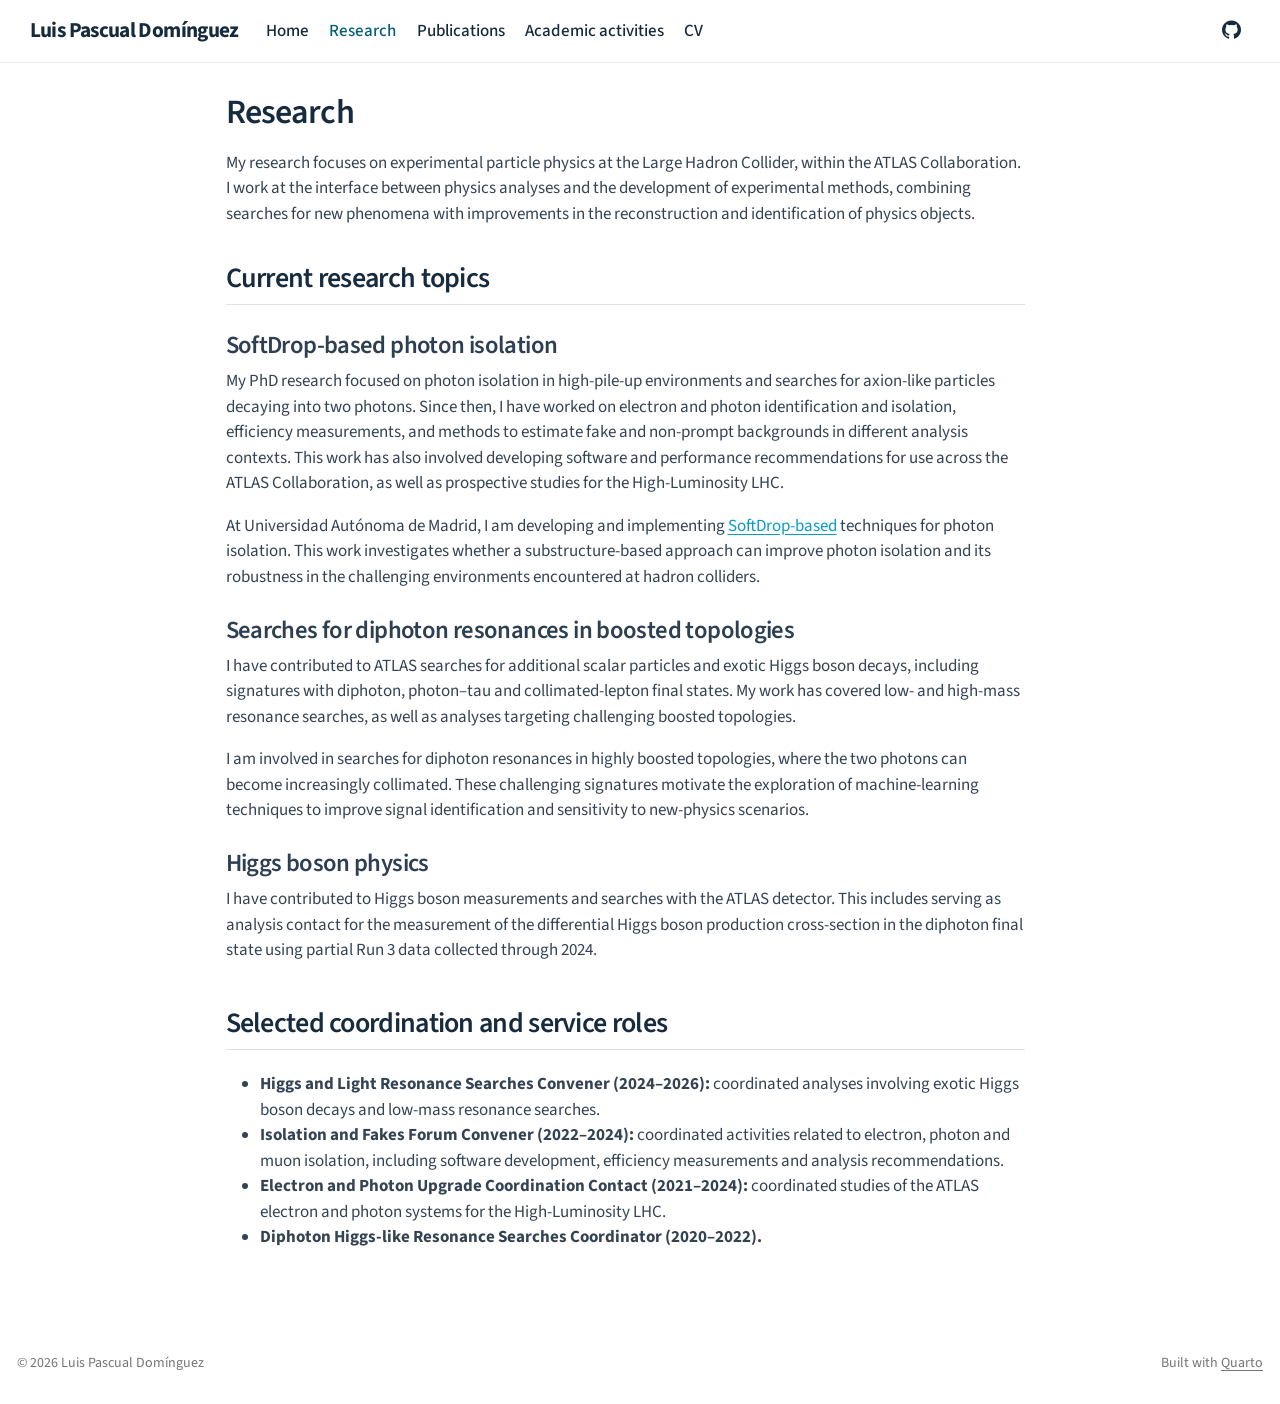
<file: research.html>
<!DOCTYPE html>
<html xmlns="http://www.w3.org/1999/xhtml" lang="en" xml:lang="en"><head>

<meta charset="utf-8">
<meta name="generator" content="quarto-1.11.9">

<meta name="viewport" content="width=device-width, initial-scale=1.0, user-scalable=yes">


<title>Research – Luis Pascual Domínguez</title>
<style>
/* Default styles provided by pandoc.
** See https://pandoc.org/MANUAL.html#variables-for-html for config info.
*/
span.smallcaps{font-variant: small-caps;}
div.columns{display: flex; gap: 1.5em;}
div.column{flex: auto;}
@media screen {
div.columns{gap: min(4vw, 1.5em);}
div.column{overflow-x: auto;}
}
div.hanging-indent{margin-left: 1.5em; text-indent: -1.5em;}
ul.task-list{list-style: none;}
ul.task-list li input[type="checkbox"] {
  width: 0.8em;
  margin: 0 0.8em 0.2em -1em; /* quarto-specific, see https://github.com/quarto-dev/quarto-cli/issues/4556 */ 
  vertical-align: middle;
}
</style>


<script src="site_libs/quarto-nav/quarto-nav.js"></script>
<script src="site_libs/quarto-nav/headroom.min.js"></script>
<script src="site_libs/clipboard/clipboard.min.js"></script>
<script src="site_libs/quarto-html/quarto.js" type="module"></script>
<script src="site_libs/quarto-html/tabsets/tabsets.js" type="module"></script>
<script src="site_libs/quarto-html/scrollable-regions/scrollable-regions.js" type="module"></script>
<script src="site_libs/quarto-html/popper.min.js"></script>
<script src="site_libs/quarto-html/tippy.umd.min.js"></script>
<script src="site_libs/quarto-html/anchor.min.js"></script>
<link href="site_libs/quarto-html/tippy.css" rel="stylesheet">
<link href="site_libs/quarto-html/quarto-syntax-highlighting-63b5708e65d6cd79cd7618c58d0c21e7.css" rel="stylesheet" id="quarto-text-highlighting-styles">
<script src="site_libs/bootstrap/bootstrap.min.js"></script>
<link href="site_libs/bootstrap/bootstrap-icons.css" rel="stylesheet">
<link href="site_libs/bootstrap/bootstrap-a7c79a20d50cc9515a5c4ecca30f04c9.min.css" rel="stylesheet" append-hash="true" id="quarto-bootstrap" data-mode="light">
<script id="quarto-search-options" type="application/json">{
  "language": {
    "search-no-results-text": "No results",
    "search-matching-documents-text": "matching documents",
    "search-copy-link-title": "Copy link to search",
    "search-hide-matches-text": "Hide additional matches",
    "search-more-match-text": "more match in this document",
    "search-more-matches-text": "more matches in this document",
    "search-clear-button-title": "Clear",
    "search-text-placeholder": "",
    "search-detached-cancel-button-title": "Cancel",
    "search-submit-button-title": "Submit",
    "search-label": "Search"
  }
}</script>
<style>html{ scroll-behavior: smooth; }</style>


</head>

<body class="nav-fixed fullcontent quarto-light"><a id="quarto-skip-link" class="visually-hidden-focusable" href="#quarto-document-content">Skip to main content</a>

<div id="quarto-search-results"></div>
  <header id="quarto-header" class="headroom fixed-top">
    <nav class="navbar navbar-expand-lg " data-bs-theme="dark" aria-label="Site">
      <div class="navbar-container container-fluid">
      <div class="navbar-brand-container mx-auto">
    <a class="navbar-brand" href="./index.html">
    <span class="navbar-title">Luis Pascual Domínguez</span>
    </a>
  </div>
          <button class="navbar-toggler" type="button" data-bs-toggle="collapse" data-bs-target="#navbarCollapse" aria-controls="navbarCollapse" aria-expanded="false" aria-label="Toggle navigation" onclick="if (window.quartoToggleHeadroom) { window.quartoToggleHeadroom(); }">
  <span class="navbar-toggler-icon"></span>
</button>
          <div class="collapse navbar-collapse" id="navbarCollapse">
            <ul class="navbar-nav navbar-nav-scroll me-auto">
  <li class="nav-item">
    <a class="nav-link" href="./index.html"> 
<span class="menu-text">Home</span></a>
  </li>  
  <li class="nav-item">
    <a class="nav-link active" href="./research.html" aria-current="page"> 
<span class="menu-text">Research</span></a>
  </li>  
  <li class="nav-item">
    <a class="nav-link" href="./publications.html"> 
<span class="menu-text">Publications</span></a>
  </li>  
  <li class="nav-item">
    <a class="nav-link" href="./activities.html"> 
<span class="menu-text">Academic activities</span></a>
  </li>  
  <li class="nav-item">
    <a class="nav-link" href="./cv.html"> 
<span class="menu-text">CV</span></a>
  </li>  
</ul>
            <ul class="navbar-nav navbar-nav-scroll ms-auto">
  <li class="nav-item compact">
    <a class="nav-link" href="https://github.com/luipascu"> <i class="bi bi-github" role="img">
</i> 
<span class="menu-text"></span></a>
  </li>  
</ul>
          </div> <!-- /navcollapse -->
            <div class="quarto-navbar-tools">
</div>
      </div> <!-- /container-fluid -->
    </nav>
</header>
<!-- content -->
<div id="quarto-content" class="quarto-container page-columns page-rows-contents page-layout-article page-navbar">
<!-- sidebar -->
<!-- margin-sidebar -->
    
<!-- main -->
<main class="content" id="quarto-document-content" tabindex="-1">

<header id="title-block-header" class="quarto-title-block default">
<div class="quarto-title">
<h1 class="title">Research</h1>
</div>



<div class="quarto-title-meta">

    
  
    
  </div>
  


</header>


<p>My research focuses on experimental particle physics at the Large Hadron Collider, within the ATLAS Collaboration. I work at the interface between physics analyses and the development of experimental methods, combining searches for new phenomena with improvements in the reconstruction and identification of physics objects.</p>
<section id="current-research-topics" class="level2">
<h2 class="anchored" data-anchor-id="current-research-topics">Current research topics</h2>
<section id="softdrop-based-photon-isolation" class="level3">
<h3 class="anchored" data-anchor-id="softdrop-based-photon-isolation">SoftDrop-based photon isolation</h3>
<p>My PhD research focused on photon isolation in high-pile-up environments and searches for axion-like particles decaying into two photons. Since then, I have worked on electron and photon identification and isolation, efficiency measurements, and methods to estimate fake and non-prompt backgrounds in different analysis contexts. This work has also involved developing software and performance recommendations for use across the ATLAS Collaboration, as well as prospective studies for the High-Luminosity LHC.</p>
<p>At Universidad Autónoma de Madrid, I am developing and implementing <a href="https://arxiv.org/abs/1805.11622">SoftDrop-based</a> techniques for photon isolation. This work investigates whether a substructure-based approach can improve photon isolation and its robustness in the challenging environments encountered at hadron colliders.</p>
</section>
<section id="searches-for-diphoton-resonances-in-boosted-topologies" class="level3">
<h3 class="anchored" data-anchor-id="searches-for-diphoton-resonances-in-boosted-topologies">Searches for diphoton resonances in boosted topologies</h3>
<p>I have contributed to ATLAS searches for additional scalar particles and exotic Higgs boson decays, including signatures with diphoton, photon–tau and collimated-lepton final states. My work has covered low- and high-mass resonance searches, as well as analyses targeting challenging boosted topologies.</p>
<p>I am involved in searches for diphoton resonances in highly boosted topologies, where the two photons can become increasingly collimated. These challenging signatures motivate the exploration of machine-learning techniques to improve signal identification and sensitivity to new-physics scenarios.</p>
</section>
<section id="higgs-boson-physics" class="level3">
<h3 class="anchored" data-anchor-id="higgs-boson-physics">Higgs boson physics</h3>
<p>I have contributed to Higgs boson measurements and searches with the ATLAS detector. This includes serving as analysis contact for the measurement of the differential Higgs boson production cross-section in the diphoton final state using partial Run 3 data collected through 2024.</p>
</section>
</section>
<section id="selected-coordination-and-service-roles" class="level2">
<h2 class="anchored" data-anchor-id="selected-coordination-and-service-roles">Selected coordination and service roles</h2>
<ul>
<li><strong>Higgs and Light Resonance Searches Convener (2024–2026):</strong> coordinated analyses involving exotic Higgs boson decays and low-mass resonance searches.</li>
<li><strong>Isolation and Fakes Forum Convener (2022–2024):</strong> coordinated activities related to electron, photon and muon isolation, including software development, efficiency measurements and analysis recommendations.</li>
<li><strong>Electron and Photon Upgrade Coordination Contact (2021–2024):</strong> coordinated studies of the ATLAS electron and photon systems for the High-Luminosity LHC.</li>
<li><strong>Diphoton Higgs-like Resonance Searches Coordinator (2020–2022).</strong></li>
</ul>


</section>

</main> <!-- /main -->
<script id="quarto-html-after-body" type="application/javascript">
  window.document.addEventListener("DOMContentLoaded", function (event) {
    const icon = "";
    const anchorJS = new window.AnchorJS();
    anchorJS.options = {
      placement: 'right',
      icon: icon
    };
    anchorJS.add('.anchored');
    const isCodeAnnotation = (el) => {
      for (const clz of el.classList) {
        if (clz.startsWith('code-annotation-')) {                     
          return true;
        }
      }
      return false;
    }
    const onCopySuccess = function(e) {
      // button target
      const button = e.trigger;
      // don't keep focus
      button.blur();
      // flash "checked"
      button.classList.add('code-copy-button-checked');
      var currentTitle = button.getAttribute("title");
      button.setAttribute("title", "Copied!");
      let tooltip;
      if (window.bootstrap) {
        button.setAttribute("data-bs-toggle", "tooltip");
        button.setAttribute("data-bs-placement", "left");
        button.setAttribute("data-bs-title", "Copied!");
        tooltip = new bootstrap.Tooltip(button, 
          { trigger: "manual", 
            customClass: "code-copy-button-tooltip",
            offset: [0, -8]});
        tooltip.show();    
      }
      setTimeout(function() {
        if (tooltip) {
          tooltip.hide();
          button.removeAttribute("data-bs-title");
          button.removeAttribute("data-bs-toggle");
          button.removeAttribute("data-bs-placement");
        }
        button.setAttribute("title", currentTitle);
        button.classList.remove('code-copy-button-checked');
      }, 1000);
      // clear code selection
      e.clearSelection();
    }
    const getTextToCopy = function(trigger) {
      const outerScaffold = trigger.parentElement.cloneNode(true);
      const codeEl = outerScaffold.querySelector('code');
      for (const childEl of codeEl.children) {
        if (isCodeAnnotation(childEl)) {
          childEl.remove();
        }
      }
      return codeEl.innerText;
    }
    const clipboard = new window.ClipboardJS('.code-copy-button:not([data-in-quarto-modal])', {
      text: getTextToCopy
    });
    clipboard.on('success', onCopySuccess);
    if (window.document.getElementById('quarto-embedded-source-code-modal')) {
      const clipboardModal = new window.ClipboardJS('.code-copy-button[data-in-quarto-modal]', {
        text: getTextToCopy,
        container: window.document.getElementById('quarto-embedded-source-code-modal')
      });
      clipboardModal.on('success', onCopySuccess);
    }
      var localhostRegex = new RegExp(/^(?:http|https):\/\/localhost\:?[0-9]*\//);
      var mailtoRegex = new RegExp(/^mailto:/);
        var filterRegex = new RegExp("https:\/\/luipascu\.github\.io\/");
      const newWindowLabel = "(opens in a new tab)";
      const newWindowNoteId = "quarto-ext-newwindow-label";
      // Links reference one hidden label through aria-describedby, so the
      // announcement never changes their accessible name.
      var describeNewWindow = (link) => {
        if (!window.document.getElementById(newWindowNoteId)) {
          var newWindowNote = window.document.createElement("span");
          newWindowNote.id = newWindowNoteId;
          newWindowNote.hidden = true;
          newWindowNote.textContent = newWindowLabel;
          window.document.body.appendChild(newWindowNote);
        }
        var describedBy = (link.getAttribute("aria-describedby") || "").split(/\s+/).filter(Boolean);
        if (!describedBy.includes(newWindowNoteId)) {
          describedBy.push(newWindowNoteId);
          link.setAttribute("aria-describedby", describedBy.join(" "));
        }
      }
      var isInternal = (href) => {
          return filterRegex.test(href) || localhostRegex.test(href) || mailtoRegex.test(href);
      }
      // Inspect non-navigation links and adorn them if external
      window.quartoDecorateExternalLinks = function (root) {
     var links = (root || window.document).querySelectorAll('a[href]:not(.nav-link):not(.navbar-brand):not(.toc-action):not(.sidebar-link):not(.sidebar-item-toggle):not(.pagination-link):not(.no-external):not([aria-hidden]):not(.dropdown-item):not(.quarto-navigation-tool):not(.about-link)');
      for (var i=0; i<links.length; i++) {
        const link = links[i];
        if (!isInternal(link.href)) {
          // undo the damage that might have been done by quarto-nav.js in the case of
          // links that we want to consider external
          if (link.dataset.originalHref !== undefined) {
            link.href = link.dataset.originalHref;
          }
            // target, if specified
            link.setAttribute("target", "_blank");
            if (link.getAttribute("rel") === null) {
              link.setAttribute("rel", "noopener");
            }
            describeNewWindow(link);
          if (!link.classList.contains('no-external-icon')) {
          }
        }
      }
      };
      window.quartoDecorateExternalLinks(window.document);
    // Esc closes the popup (WCAG 1.4.13) and focus leaving both trigger and
    // popup closes it (WCAG 2.4.11); tippy handles neither for interactive popups.
    const hideOnEscAndFocusOut = {
      name: 'hideOnEscAndFocusOut',
      defaultValue: true,
      fn(instance) {
        const dismiss = () => {
          // A show scheduled by the trigger delay would otherwise reopen it
          instance.clearDelayTimeouts();
          instance.hide();
        };
        const onKeyDown = (event) => {
          if (event.key !== 'Escape') {
            return;
          }
          // Keep Esc from also reaching page handlers (e.g. reveal.js overview),
          // except an open reveal.js slide menu, which Esc should close too.
          // The menu handles keys only when its keyboard option is on.
          const menuHandlesEsc = window.Reveal?.getPlugin?.('menu')?.isOpen() &&
            window.Reveal.getConfig().menu?.keyboard !== false;
          if (!menuHandlesEsc) {
            event.stopPropagation();
          }
          if (instance.popper.contains(window.document.activeElement)) {
            // Disabled while refocusing so the focus trigger does not reopen it
            instance.disable();
            instance.reference.focus();
            instance.enable();
          }
          dismiss();
        };
        const onFocusOut = (event) => {
          const target = event.relatedTarget;
          if (target && !instance.reference.contains(target) &&
              !instance.popper.contains(target)) {
            dismiss();
          }
        };
        // On the trigger too: a click trigger (code-annotations: select) has no
        // blur handling. Attached for the instance's lifetime so leaving the
        // trigger also cancels a show still pending on the trigger delay.
        instance.reference.addEventListener('focusout', onFocusOut);
        return {
          onShow() {
            window.document.addEventListener('keydown', onKeyDown, true);
            instance.popper.addEventListener('focusout', onFocusOut);
          },
          onHide() {
            window.document.removeEventListener('keydown', onKeyDown, true);
            instance.popper.removeEventListener('focusout', onFocusOut);
          },
          onDestroy() {
            instance.reference.removeEventListener('focusout', onFocusOut);
          },
        };
      },
    };
    function tippyHover(el, contentFn, onTriggerFn, onUntriggerFn) {
      const config = {
        allowHTML: true,
        maxWidth: 500,
        delay: 100,
        arrow: false,
        appendTo: function(el) {
            return el.parentElement;
        },
        interactive: true,
        interactiveBorder: 10,
        theme: 'quarto',
        placement: 'bottom-start',
        plugins: [hideOnEscAndFocusOut],
      };
      if (contentFn) {
        config.content = contentFn;
      }
      if (onTriggerFn) {
        config.onTrigger = onTriggerFn;
      }
      if (onUntriggerFn) {
        config.onUntrigger = onUntriggerFn;
      }
      window.tippy(el, config); 
    }
    const noterefs = window.document.querySelectorAll('a[role="doc-noteref"]');
    for (var i=0; i<noterefs.length; i++) {
      const ref = noterefs[i];
      tippyHover(ref, function() {
        // use id or data attribute instead here
        let href = ref.getAttribute('data-footnote-href') || ref.getAttribute('href');
        try { href = new URL(href).hash; } catch {}
        const id = href.replace(/^#\/?/, "");
        const note = window.document.getElementById(id);
        if (note) {
          return note.innerHTML;
        } else {
          return "";
        }
      });
    }
    const xrefs = window.document.querySelectorAll('a.quarto-xref');
    const processXRef = (id, note) => {
      // Strip column container classes
      const stripColumnClz = (el) => {
        el.classList.remove("page-full", "page-columns");
        if (el.children) {
          for (const child of el.children) {
            stripColumnClz(child);
          }
        }
      }
      stripColumnClz(note)
      if (id === null || id.startsWith('sec-')) {
        // Special case sections, only their first couple elements
        const container = document.createElement("div");
        if (note.children && note.children.length > 2) {
          container.appendChild(note.children[0].cloneNode(true));
          for (let i = 1; i < note.children.length; i++) {
            const child = note.children[i];
            if (child.tagName === "P" && child.innerText === "") {
              continue;
            } else {
              container.appendChild(child.cloneNode(true));
              break;
            }
          }
          if (window.Quarto?.typesetMath) {
            window.Quarto.typesetMath(container);
          }
          return container.innerHTML
        } else {
          if (window.Quarto?.typesetMath) {
            window.Quarto.typesetMath(note);
          }
          return note.innerHTML;
        }
      } else {
        // Remove any anchor links if they are present
        const anchorLink = note.querySelector('a.anchorjs-link');
        if (anchorLink) {
          anchorLink.remove();
        }
        if (window.Quarto?.typesetMath) {
          window.Quarto.typesetMath(note);
        }
        if (note.classList.contains("callout")) {
          return note.outerHTML;
        } else {
          return note.innerHTML;
        }
      }
    }
    for (var i=0; i<xrefs.length; i++) {
      const xref = xrefs[i];
      tippyHover(xref, undefined, function(instance) {
        instance.disable();
        let url = xref.getAttribute('href');
        let hash = undefined; 
        if (url.startsWith('#')) {
          hash = url;
        } else {
          try { hash = new URL(url).hash; } catch {}
        }
        if (hash) {
          const id = hash.replace(/^#\/?/, "");
          const note = window.document.getElementById(id);
          if (note !== null) {
            try {
              const html = processXRef(id, note.cloneNode(true));
              instance.setContent(html);
            } finally {
              instance.enable();
              instance.show();
            }
          } else {
            // See if we can fetch this
            fetch(url.split('#')[0])
            .then(res => res.text())
            .then(html => {
              const parser = new DOMParser();
              const htmlDoc = parser.parseFromString(html, "text/html");
              const note = htmlDoc.getElementById(id);
              if (note !== null) {
                const html = processXRef(id, note);
                instance.setContent(html);
              } 
            }).finally(() => {
              instance.enable();
              instance.show();
            });
          }
        } else {
          // See if we can fetch a full url (with no hash to target)
          // This is a special case and we should probably do some content thinning / targeting
          fetch(url)
          .then(res => res.text())
          .then(html => {
            const parser = new DOMParser();
            const htmlDoc = parser.parseFromString(html, "text/html");
            const note = htmlDoc.querySelector('main.content');
            if (note !== null) {
              // This should only happen for chapter cross references
              // (since there is no id in the URL)
              // remove the first header
              if (note.children.length > 0 && note.children[0].tagName === "HEADER") {
                note.children[0].remove();
              }
              const html = processXRef(null, note);
              instance.setContent(html);
            } 
          }).finally(() => {
            instance.enable();
            instance.show();
          });
        }
      }, function(instance) {
      });
    }
        let selectedAnnoteEl;
        const selectorForAnnotation = ( cell, annotation) => {
          let cellAttr = 'data-code-cell="' + cell + '"';
          let lineAttr = 'data-code-annotation="' +  annotation + '"';
          const selector = 'span[' + cellAttr + '][' + lineAttr + ']';
          return selector;
        }
        const selectCodeLines = (annoteEl) => {
          const doc = window.document;
          const targetCell = annoteEl.getAttribute("data-target-cell");
          const targetAnnotation = annoteEl.getAttribute("data-target-annotation");
          const annoteSpan = window.document.querySelector(selectorForAnnotation(targetCell, targetAnnotation));
          const lines = annoteSpan.getAttribute("data-code-lines").split(",");
          const lineIds = lines.map((line) => {
            return targetCell + "-" + line;
          })
          // Each band is positioned against its own containing block, which is
          // not the offsetParent of the lines, so place it from client rects.
          const placeBand = (band, firstEl, lastEl, codeBlock) => {
            const container = band.offsetParent;
            if (container === null) {
              return;
            }
            const containerRect = container.getBoundingClientRect();
            // Reveal.js scales slides with a transform, so convert client
            // pixels back to the CSS pixels of the container.
            const scale = containerRect.height / container.offsetHeight || 1;
            const firstRect = firstEl.getBoundingClientRect();
            const lastRect = lastEl.getBoundingClientRect();
            const top = (firstRect.top - containerRect.top) / scale - container.clientTop + container.scrollTop;
            const height = (lastRect.bottom - firstRect.top) / scale;
            band.style.top = top - 2 + "px";
            band.style.height = height + 4 + "px";
            if (codeBlock) {
              // Without the copy button wrapper, the containing block is wider
              // than the code block, so span the code block explicitly.
              const blockRect = codeBlock.getBoundingClientRect();
              band.style.left = (blockRect.left - containerRect.left) / scale - container.clientLeft + container.scrollLeft + "px";
              band.style.width = blockRect.width / scale + "px";
            }
          };
          if (lineIds.length > 0) {
            const el = window.document.getElementById(lineIds[0]);
            const lastEl = window.document.getElementById(lineIds[lineIds.length - 1]);
            const parent = el.parentElement.parentElement;
            // cook up a div (if necessary) and position it
            let div = window.document.getElementById("code-annotation-line-highlight");
            if (div === null) {
              div = window.document.createElement("div");
              div.setAttribute("id", "code-annotation-line-highlight");
              div.style.position = 'absolute';
              parent.appendChild(div);
            }
            placeBand(div, el, lastEl, parent.closest("div.sourceCode") || parent);
            let gutterDiv = window.document.getElementById("code-annotation-line-highlight-gutter");
            if (gutterDiv === null) {
              gutterDiv = window.document.createElement("div");
              gutterDiv.setAttribute("id", "code-annotation-line-highlight-gutter");
              gutterDiv.style.position = 'absolute';
              const codeCell = window.document.getElementById(targetCell);
              const gutter = codeCell.querySelector('.code-annotation-gutter');
              gutter.appendChild(gutterDiv);
            }
            placeBand(gutterDiv, el, lastEl);
            selectedAnnoteEl = annoteEl;
          }
        };
        const unselectCodeLines = () => {
          const elementsIds = ["code-annotation-line-highlight", "code-annotation-line-highlight-gutter"];
          elementsIds.forEach((elId) => {
            const div = window.document.getElementById(elId);
            if (div) {
              div.remove();
            }
          });
          selectedAnnoteEl = undefined;
        };
          // Handle positioning of the toggle
      window.addEventListener(
        "resize",
        throttle(() => {
          elRect = undefined;
          if (selectedAnnoteEl) {
            selectCodeLines(selectedAnnoteEl);
          }
        }, 10)
      );
      function throttle(fn, ms) {
      let throttle = false;
      let timer;
        return (...args) => {
          if(!throttle) { // first call gets through
              fn.apply(this, args);
              throttle = true;
          } else { // all the others get throttled
              if(timer) clearTimeout(timer); // cancel #2
              timer = setTimeout(() => {
                fn.apply(this, args);
                timer = throttle = false;
              }, ms);
          }
        };
      }
        // Attach click handler to the DT
        const annoteDls = window.document.querySelectorAll('dt[data-target-cell]');
        for (const annoteDlNode of annoteDls) {
          annoteDlNode.addEventListener('click', (event) => {
            const clickedEl = event.target;
            if (clickedEl !== selectedAnnoteEl) {
              unselectCodeLines();
              const activeEl = window.document.querySelector('dt[data-target-cell].code-annotation-active');
              if (activeEl) {
                activeEl.classList.remove('code-annotation-active');
              }
              selectCodeLines(clickedEl);
              clickedEl.classList.add('code-annotation-active');
            } else {
              // Unselect the line
              unselectCodeLines();
              clickedEl.classList.remove('code-annotation-active');
            }
          });
        }
    const findCites = (el) => {
      const parentEl = el.parentElement;
      if (parentEl) {
        const cites = parentEl.dataset.cites;
        if (cites) {
          return {
            el,
            cites: cites.split(' ')
          };
        } else {
          return findCites(el.parentElement)
        }
      } else {
        return undefined;
      }
    };
    var bibliorefs = window.document.querySelectorAll('a[role="doc-biblioref"]');
    for (var i=0; i<bibliorefs.length; i++) {
      const ref = bibliorefs[i];
      const citeInfo = findCites(ref);
      if (citeInfo) {
        tippyHover(citeInfo.el, function() {
          var popup = window.document.createElement('div');
          citeInfo.cites.forEach(function(cite) {
            var citeDiv = window.document.createElement('div');
            citeDiv.classList.add('hanging-indent');
            citeDiv.classList.add('csl-entry');
            var biblioDiv = window.document.getElementById('ref-' + cite);
            if (biblioDiv) {
              citeDiv.innerHTML = biblioDiv.innerHTML;
            }
            popup.appendChild(citeDiv);
          });
          return popup.innerHTML;
        });
      }
    }
  });
  </script>
  <script type="application/javascript">
  window.quartoScrollableRegionsLabels = {"code":"Scrollable code","output":"Scrollable output"};
  </script>
</div> <!-- /content -->
<footer class="footer">
  <div class="nav-footer">
    <div class="nav-footer-left">
<p>© 2026 Luis Pascual Domínguez</p>
</div>   
    <div class="nav-footer-center">
      &nbsp;
    </div>
    <div class="nav-footer-right">
<p>Built with <a href="https://quarto.org/">Quarto</a></p>
</div>
  </div>
</footer>




<script src="site_libs/quarto-html/zenscroll-min.js"></script>
</body></html>
</file>
<file: site_libs/quarto-html/tippy.css>
.tippy-box[data-animation=fade][data-state=hidden]{opacity:0}[data-tippy-root]{max-width:calc(100vw - 10px)}.tippy-box{position:relative;background-color:#333;color:#fff;border-radius:4px;font-size:14px;line-height:1.4;white-space:normal;outline:0;transition-property:transform,visibility,opacity}.tippy-box[data-placement^=top]>.tippy-arrow{bottom:0}.tippy-box[data-placement^=top]>.tippy-arrow:before{bottom:-7px;left:0;border-width:8px 8px 0;border-top-color:initial;transform-origin:center top}.tippy-box[data-placement^=bottom]>.tippy-arrow{top:0}.tippy-box[data-placement^=bottom]>.tippy-arrow:before{top:-7px;left:0;border-width:0 8px 8px;border-bottom-color:initial;transform-origin:center bottom}.tippy-box[data-placement^=left]>.tippy-arrow{right:0}.tippy-box[data-placement^=left]>.tippy-arrow:before{border-width:8px 0 8px 8px;border-left-color:initial;right:-7px;transform-origin:center left}.tippy-box[data-placement^=right]>.tippy-arrow{left:0}.tippy-box[data-placement^=right]>.tippy-arrow:before{left:-7px;border-width:8px 8px 8px 0;border-right-color:initial;transform-origin:center right}.tippy-box[data-inertia][data-state=visible]{transition-timing-function:cubic-bezier(.54,1.5,.38,1.11)}.tippy-arrow{width:16px;height:16px;color:#333}.tippy-arrow:before{content:"";position:absolute;border-color:transparent;border-style:solid}.tippy-content{position:relative;padding:5px 9px;z-index:1}
</file>
<file: site_libs/quarto-html/quarto-syntax-highlighting-63b5708e65d6cd79cd7618c58d0c21e7.css>
/* quarto syntax highlight colors */
:root {
  --quarto-hl-ot-color: #003B4F;
  --quarto-hl-at-color: #657422;
  --quarto-hl-ss-color: #20794D;
  --quarto-hl-an-color: #5E5E5E;
  --quarto-hl-fu-color: #4758AB;
  --quarto-hl-st-color: #20794D;
  --quarto-hl-cf-color: #003B4F;
  --quarto-hl-op-color: #5E5E5E;
  --quarto-hl-er-color: #AD0000;
  --quarto-hl-bn-color: #AD0000;
  --quarto-hl-al-color: #AD0000;
  --quarto-hl-va-color: #111111;
  --quarto-hl-bu-color: inherit;
  --quarto-hl-ex-color: inherit;
  --quarto-hl-pp-color: #AD0000;
  --quarto-hl-in-color: #5E5E5E;
  --quarto-hl-vs-color: #20794D;
  --quarto-hl-wa-color: #5E5E5E;
  --quarto-hl-do-color: #5E5E5E;
  --quarto-hl-im-color: #00769E;
  --quarto-hl-ch-color: #20794D;
  --quarto-hl-dt-color: #AD0000;
  --quarto-hl-fl-color: #AD0000;
  --quarto-hl-co-color: #5E5E5E;
  --quarto-hl-cv-color: #5E5E5E;
  --quarto-hl-cn-color: #8f5902;
  --quarto-hl-sc-color: #5E5E5E;
  --quarto-hl-dv-color: #AD0000;
  --quarto-hl-kw-color: #003B4F;
}

/* other quarto variables */
:root {
  --quarto-font-monospace: SFMono-Regular, Menlo, Monaco, Consolas, "Liberation Mono", "Courier New", monospace;
}

/* syntax highlight based on Pandoc's rules */
pre > code.sourceCode > span {
  color: #003B4F;
}

code.sourceCode > span {
  color: #003B4F;
}

div.sourceCode,
div.sourceCode pre.sourceCode {
  color: #003B4F;
}

/* Normal */
code span {
  color: #003B4F;
}

/* Alert */
code span.al {
  color: #AD0000;
  font-style: inherit;
}

/* Annotation */
code span.an {
  color: #5E5E5E;
  font-style: inherit;
}

/* Attribute */
code span.at {
  color: #657422;
  font-style: inherit;
}

/* BaseN */
code span.bn {
  color: #AD0000;
  font-style: inherit;
}

/* BuiltIn */
code span.bu {
  font-style: inherit;
}

/* ControlFlow */
code span.cf {
  color: #003B4F;
  font-weight: bold;
  font-style: inherit;
}

/* Char */
code span.ch {
  color: #20794D;
  font-style: inherit;
}

/* Constant */
code span.cn {
  color: #8f5902;
  font-style: inherit;
}

/* Comment */
code span.co {
  color: #5E5E5E;
  font-style: inherit;
}

/* CommentVar */
code span.cv {
  color: #5E5E5E;
  font-style: italic;
}

/* Documentation */
code span.do {
  color: #5E5E5E;
  font-style: italic;
}

/* DataType */
code span.dt {
  color: #AD0000;
  font-style: inherit;
}

/* DecVal */
code span.dv {
  color: #AD0000;
  font-style: inherit;
}

/* Error */
code span.er {
  color: #AD0000;
  font-style: inherit;
}

/* Extension */
code span.ex {
  font-style: inherit;
}

/* Float */
code span.fl {
  color: #AD0000;
  font-style: inherit;
}

/* Function */
code span.fu {
  color: #4758AB;
  font-style: inherit;
}

/* Import */
code span.im {
  color: #00769E;
  font-style: inherit;
}

/* Information */
code span.in {
  color: #5E5E5E;
  font-style: inherit;
}

/* Keyword */
code span.kw {
  color: #003B4F;
  font-weight: bold;
  font-style: inherit;
}

/* Operator */
code span.op {
  color: #5E5E5E;
  font-style: inherit;
}

/* Other */
code span.ot {
  color: #003B4F;
  font-style: inherit;
}

/* Preprocessor */
code span.pp {
  color: #AD0000;
  font-style: inherit;
}

/* SpecialChar */
code span.sc {
  color: #5E5E5E;
  font-style: inherit;
}

/* SpecialString */
code span.ss {
  color: #20794D;
  font-style: inherit;
}

/* String */
code span.st {
  color: #20794D;
  font-style: inherit;
}

/* Variable */
code span.va {
  color: #111111;
  font-style: inherit;
}

/* VerbatimString */
code span.vs {
  color: #20794D;
  font-style: inherit;
}

/* Warning */
code span.wa {
  color: #5E5E5E;
  font-style: italic;
}

.prevent-inlining {
  content: "</";
}

/*# sourceMappingURL=054cc16b9e9817627be6994582d2ffb5.css.map */
</file>
